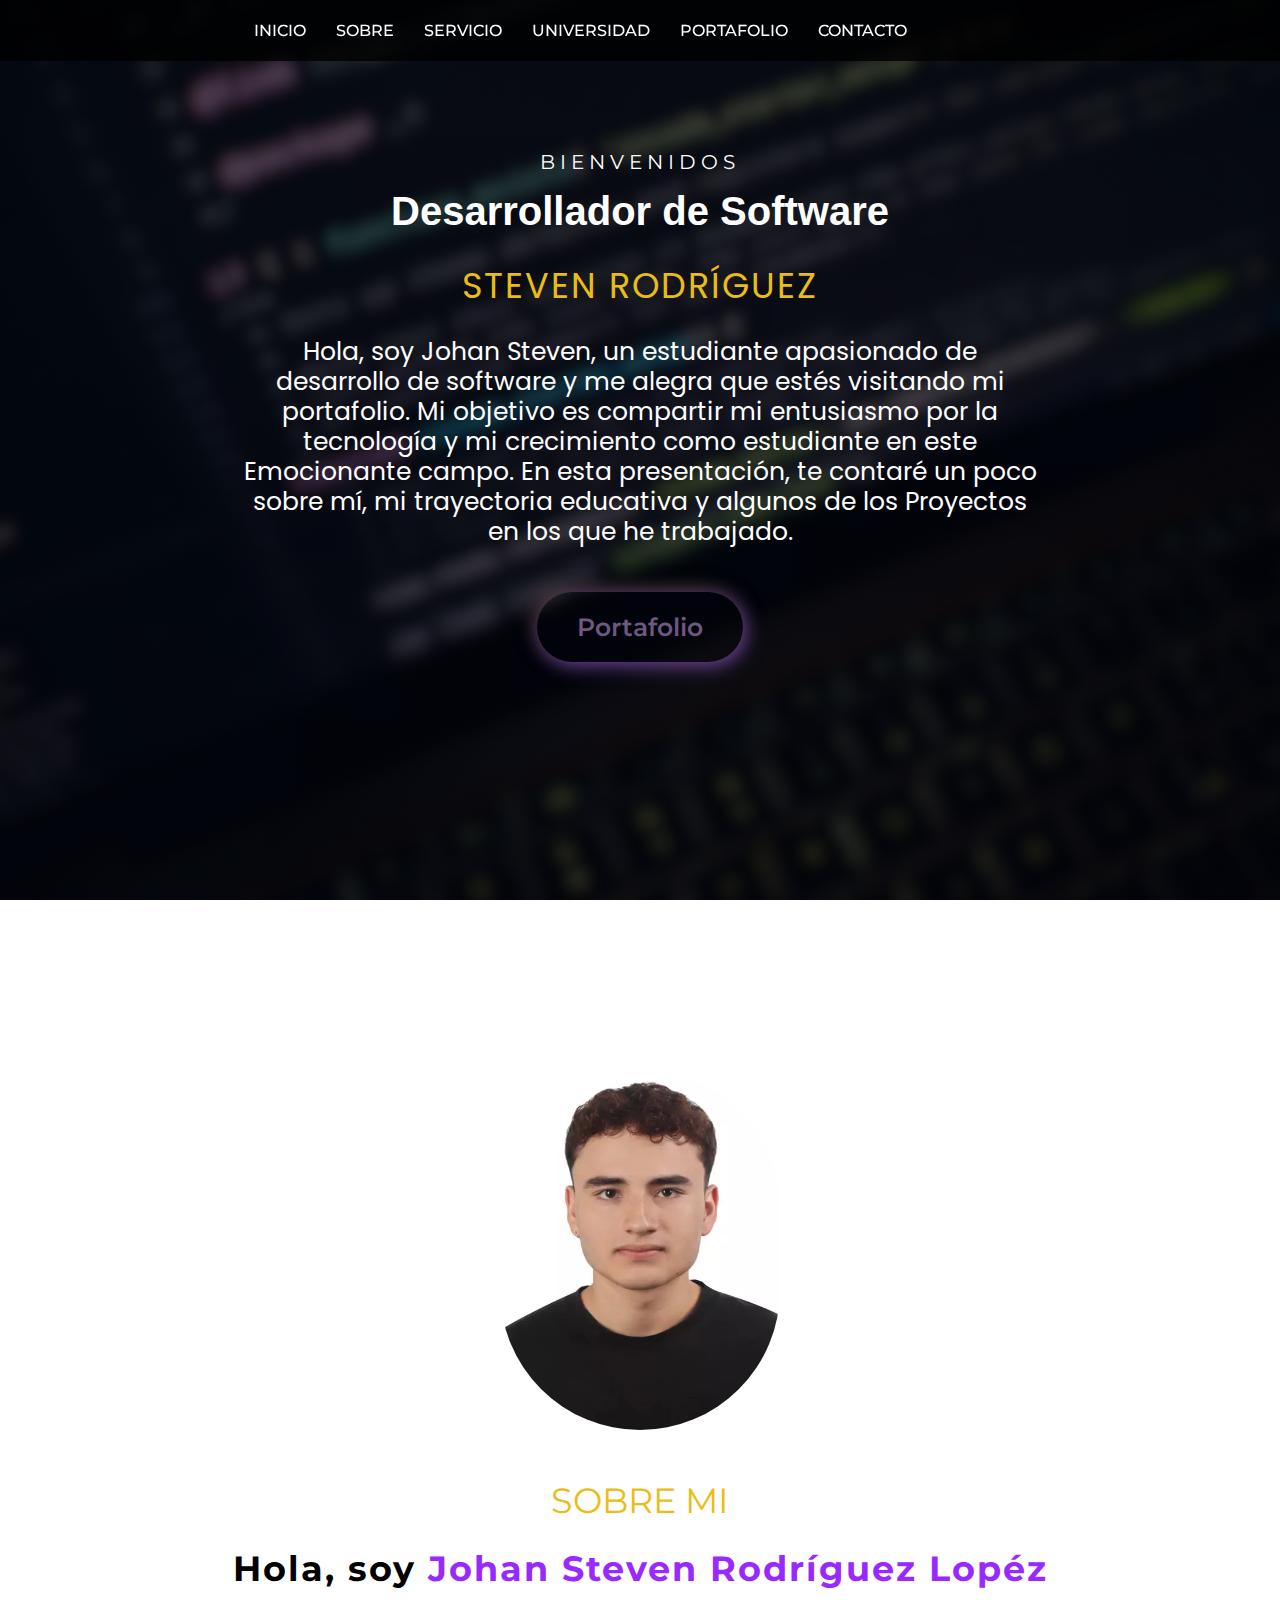
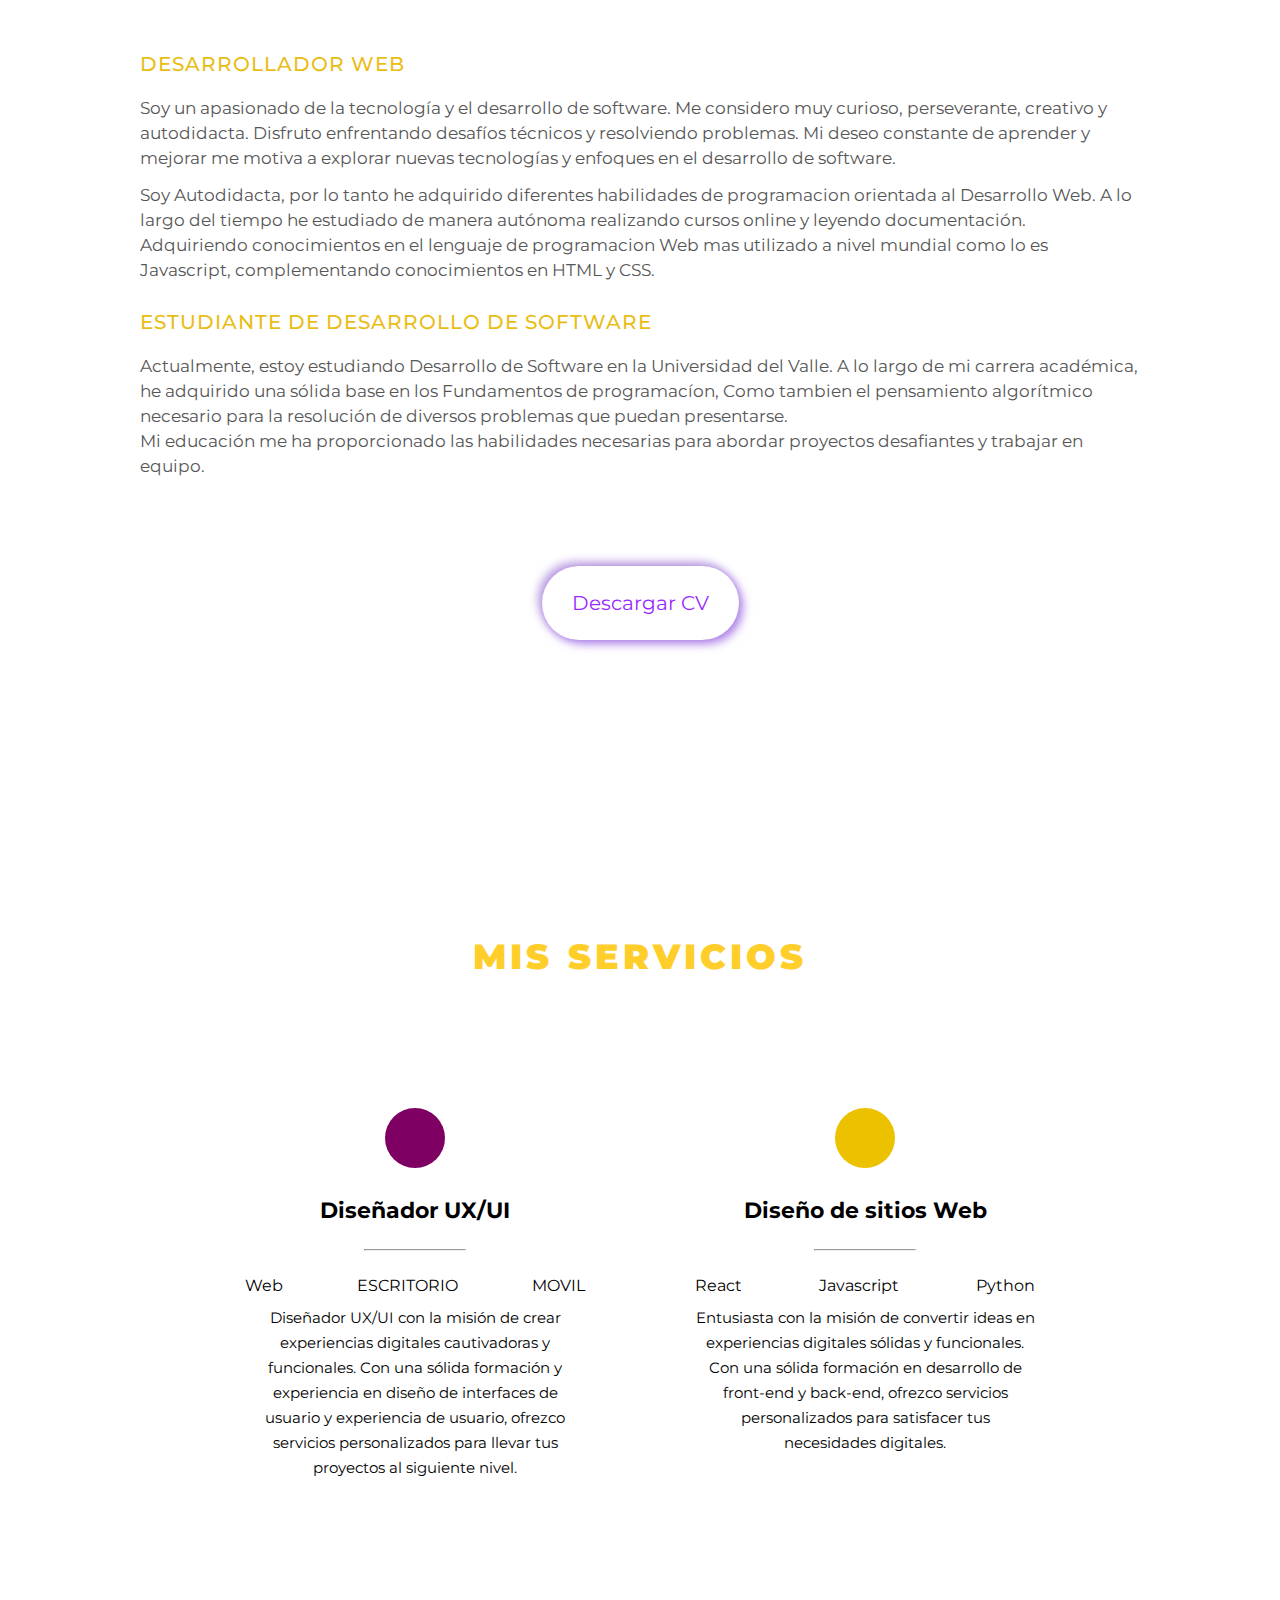
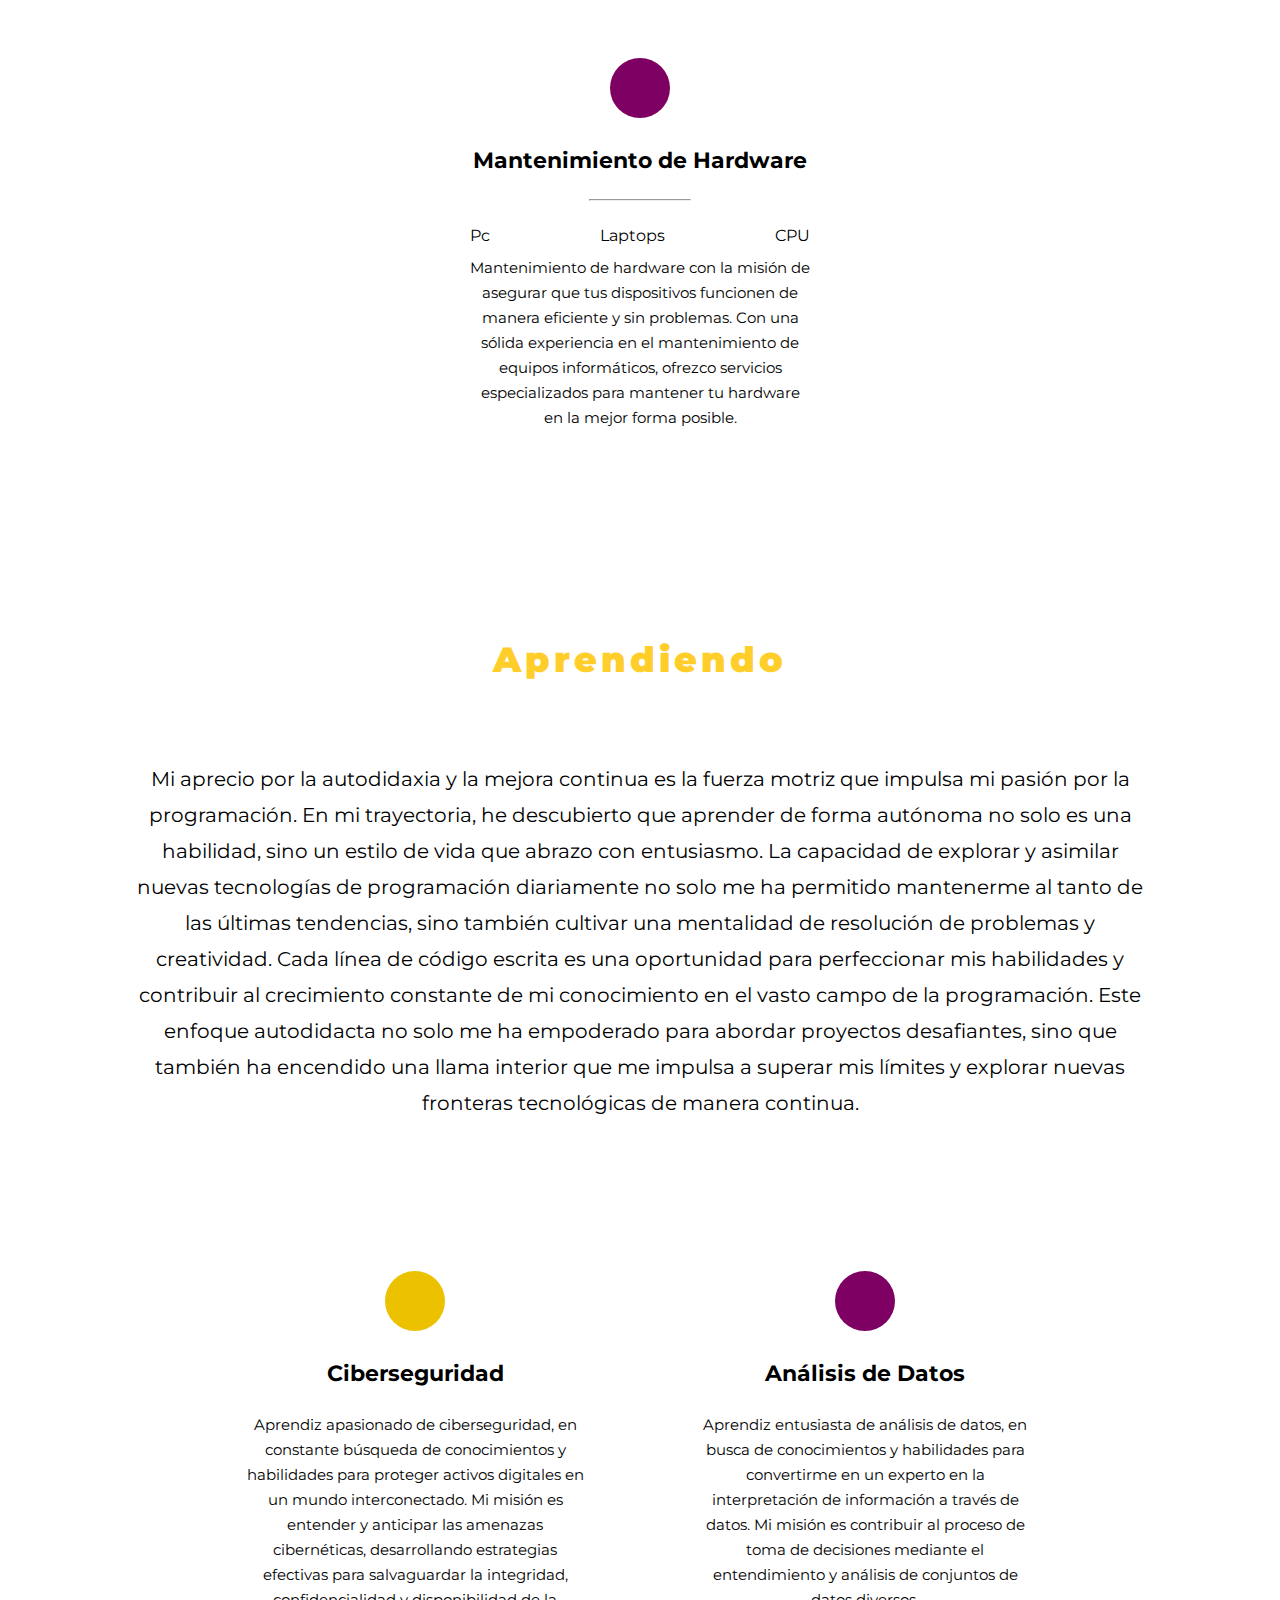
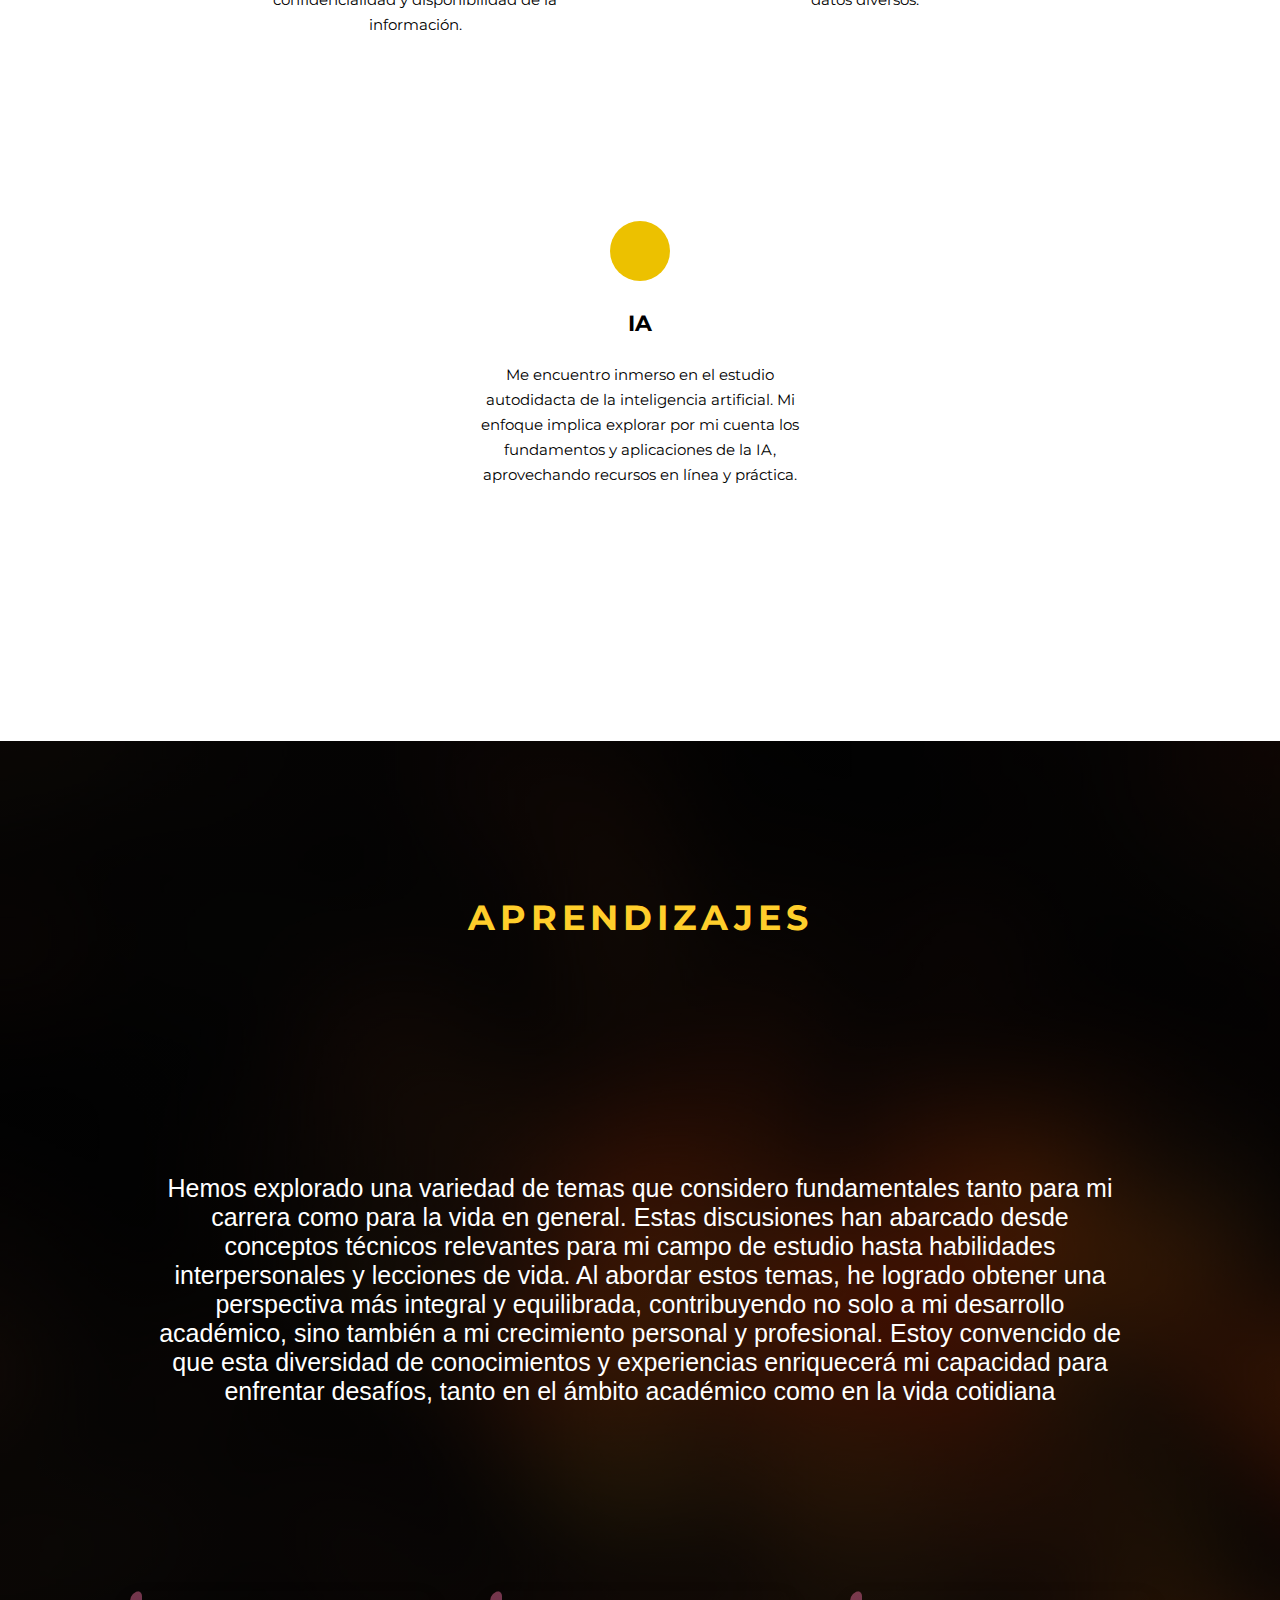
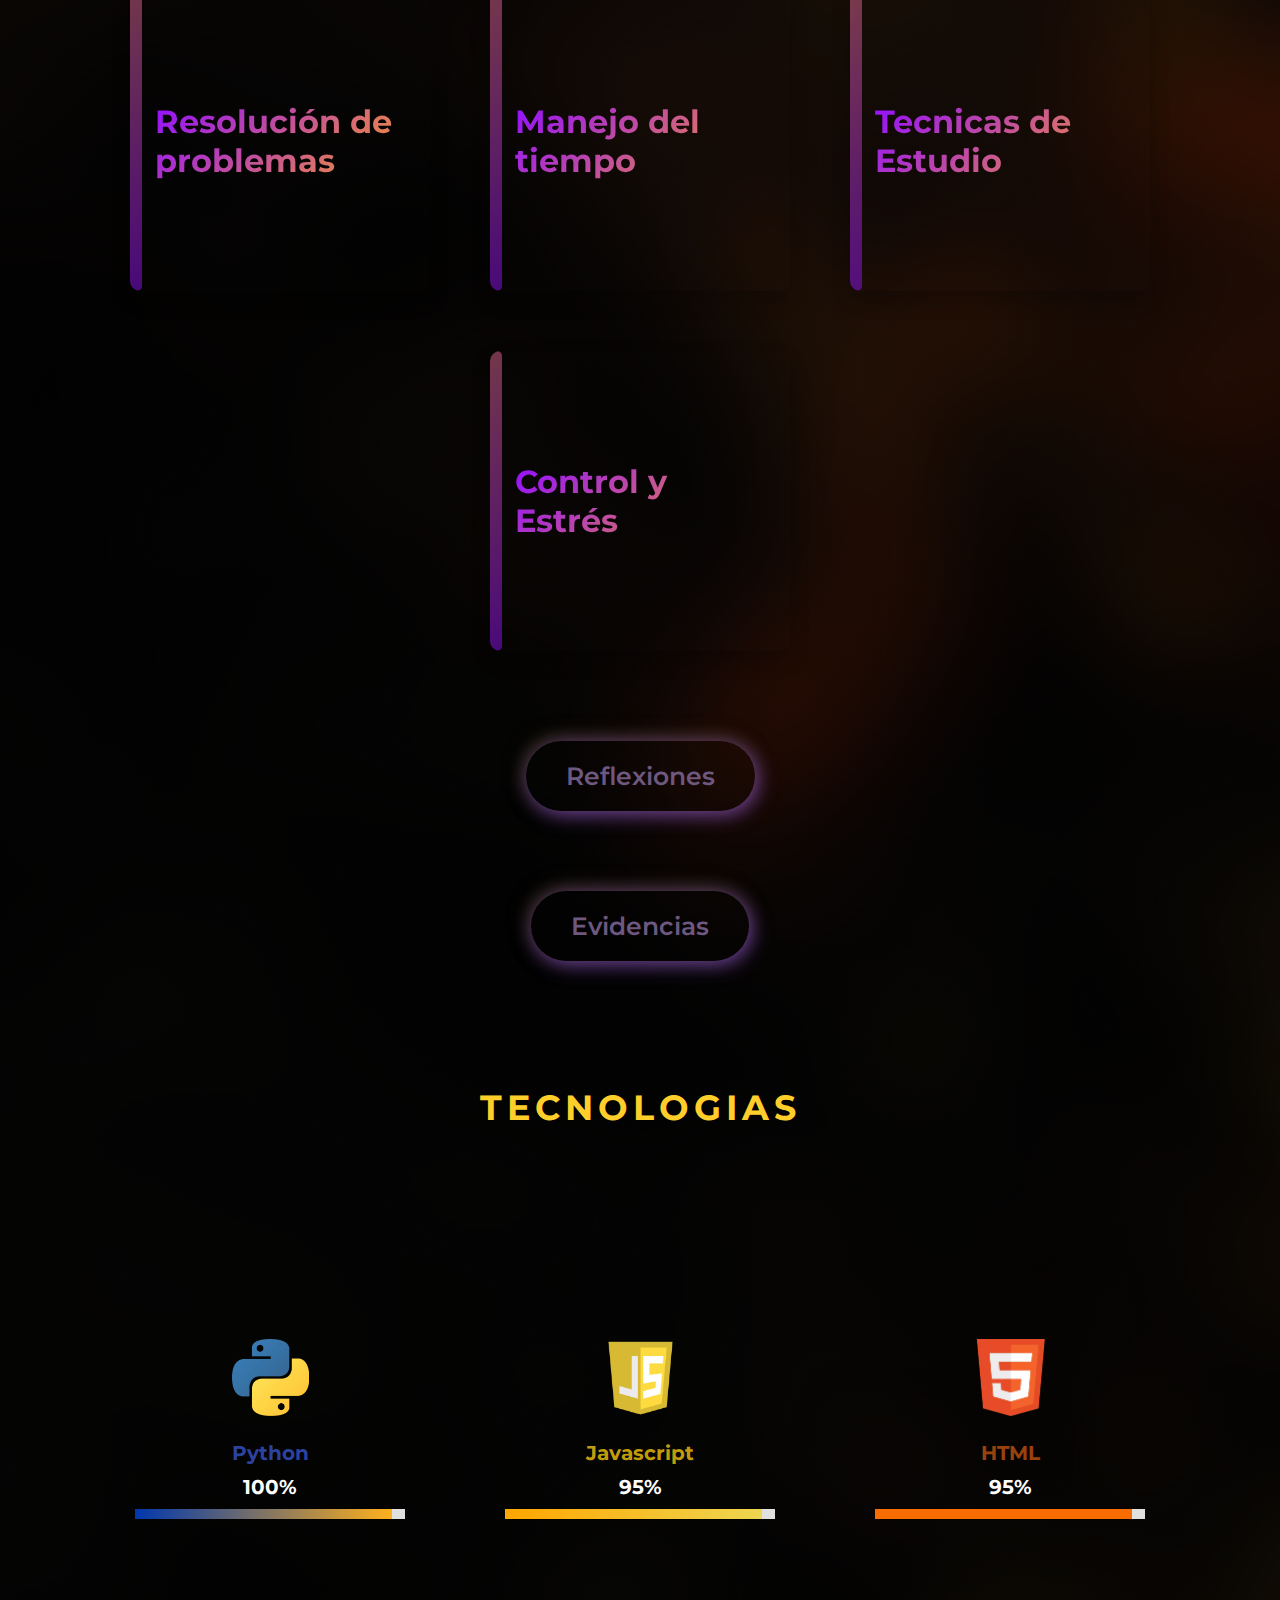
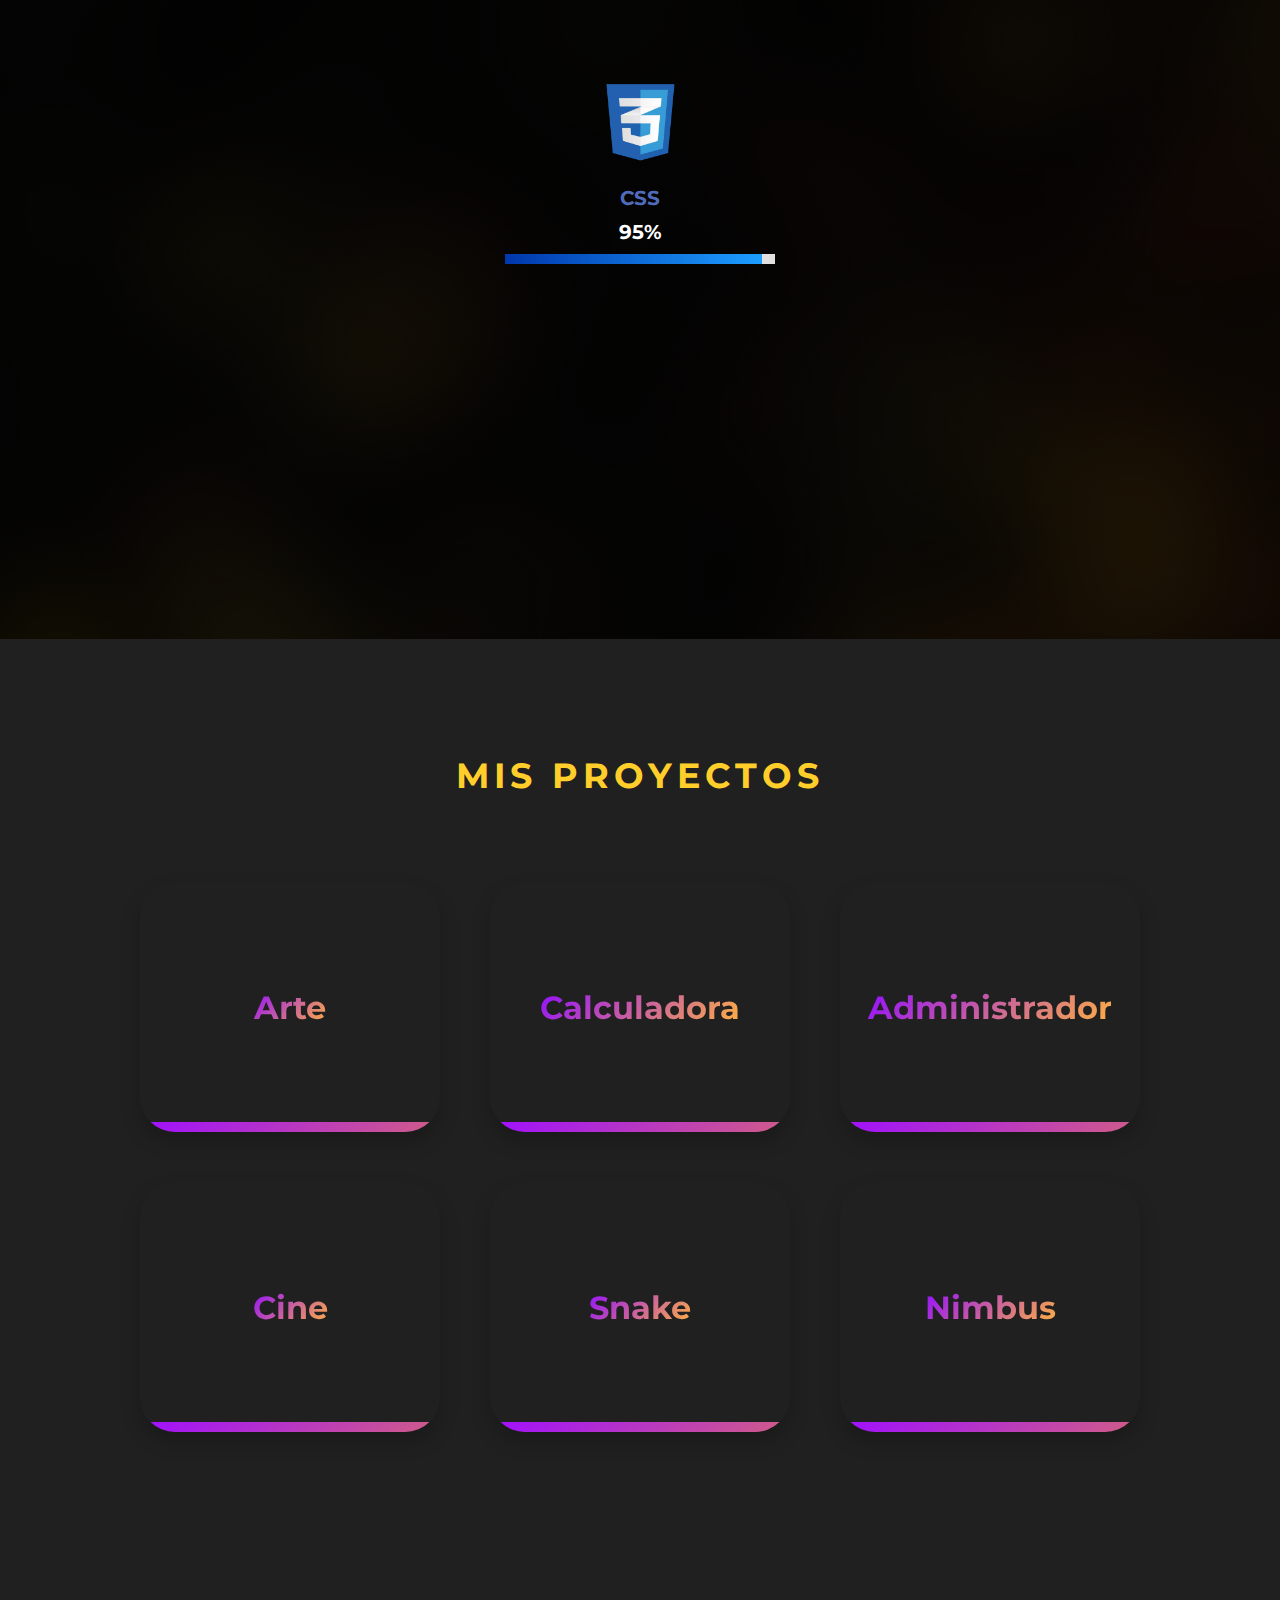
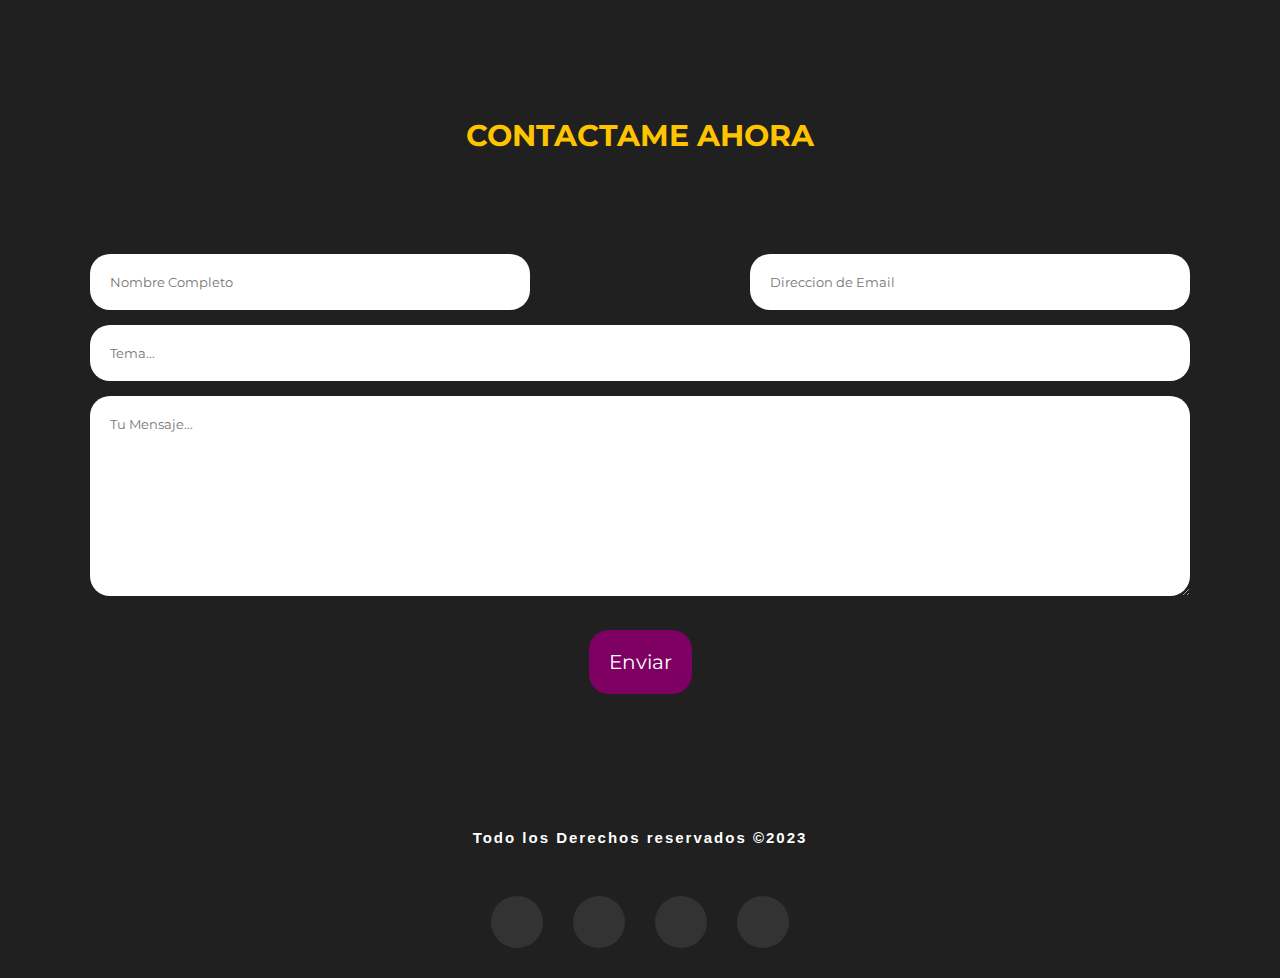
<file: index.html>
<!DOCTYPE html>
<html lang="es">

<head>
    <meta charset="UTF-8">
    <meta name="viewport" content="width=device-width, initial-scale=1.0">
    <link rel="stylesheet" href="https://cdnjs.cloudflare.com/ajax/libs/font-awesome/6.4.2/css/all.min.css"
        integrity="sha512-z3gLpd7yknf1YoNbCzqRKc4qyor8gaKU1qmn+CShxbuBusANI9QpRohGBreCFkKxLhei6S9CQXFEbbKuqLg0DA=="
        crossorigin="anonymous" referrerpolicy="no-referrer" />
    <link rel="stylesheet" href="style.css">
    <title>Desarrollador Web</title>
</head>

<body>
    <!-- Seccion de INICIO -->
    <section id="inicio">
        <div class="contenido">
            <header>
                <div class="contenido-header">
                    <nav id="nav">
                        <ul id="links">
                            <li><a href="#inicio" class="selecionado" onclick="seleccionar(this)">INICIO</a></li>
                            <li><a href="#sobremi" onclick="seleccionar(this)">SOBRE</a></li>
                            <li><a href="#servicios" onclick="seleccionar(this)">SERVICIO</a></li>
                            <li><a href="#universidad" onclick="seleccionar(this)">UNIVERSIDAD</a></li>
                            <li><a href="#portafolio" onclick="seleccionar(this)">PORTAFOLIO</a></li>
                            <li><a href="#contacto" onclick="seleccionar(this)">CONTACTO</a></li>
                        </ul>
                    </nav>
                    <!--Iconos del menu responsive-->
                    <div id="icono-nav" onclick="responsiveMenu()">
                        <i class="fa-solid fa-bars"></i>
                    </div>


                    <!--Iconos de redes sociales-->
                    <div class="redes">
                        <a href="https://www.linkedin.com/in/johan-steven-rodriguez-lopez-085867298/" target="_blank"
                            class="link">
                            <i class="fa-brands fa-linkedin"></i>
                        </a>
                        <a href="https://github.com/StiviMoon" target="_blank" class="git"><i
                                class="fa-brands fa-github"></i></a>
                        <a href="https://instagram.com/_.rodriguez.z?igshid=NzZlODBkYWE4Ng==" target="_blank"
                            class="ing"><i class="fa-brands fa-instagram"></i></a>
                    </div>
                </div>
            </header>
            <div class="presentacion">
                <p class="bienvenida">Bienvenidos</p>
                <h2>Desarrollador de Software</h2>
                <span>Steven Rodríguez</span>
                <p class="descripcion">
                    Hola, soy Johan Steven, un estudiante apasionado de desarrollo de software y me alegra que estés
                    visitando mi
                    portafolio.
                    Mi objetivo es compartir mi entusiasmo por la tecnología y mi crecimiento como estudiante en este
                    Emocionante campo.
                    En esta presentación, te contaré un poco sobre mí, mi trayectoria educativa y algunos de los
                    Proyectos en los que he
                    trabajado.
                </p>
                <a href="#portafolio">Portafolio</a>
            </div>
        </div>

    </section>
    <!-- Seccion Sobre Mi -->
    <section id="sobremi">
        <div class="contenedor-foto">
            <img src="img/web/yo.webp" alt="Foto" class="fotomia">
        </div>
        <div class="sobremi">
            <p class="titulo-seccion">Sobre Mi</p>
            <h2>Hola, soy <span>Johan Steven Rodríguez Lopéz</span></h2>
            <h3 class="estudio">Desarrollador Web</h3>
            <p>
                Soy un apasionado de la tecnología y el desarrollo de software. Me considero muy curioso, perseverante,
                creativo y autodidacta. Disfruto enfrentando desafíos técnicos y resolviendo problemas. Mi
                deseo constante de aprender y mejorar me motiva a explorar nuevas tecnologías y enfoques en el
                desarrollo de software.
            </p>

            <p>
                Soy Autodidacta, por lo tanto he adquirido diferentes habilidades de programacion orientada al
                Desarrollo Web.
                A lo largo del tiempo he estudiado de manera autónoma
                realizando cursos online y leyendo documentación.<br>
                Adquiriendo conocimientos en el lenguaje de programacion Web mas utilizado a nivel mundial como lo es
                Javascript, complementando conocimientos en HTML y CSS.
            </p>
            <h3 class="estudio">Estudiante de Desarrollo de Software</h3>
            <p>
                Actualmente, estoy estudiando Desarrollo de Software en la Universidad del Valle. A lo largo de
                mi carrera académica, he adquirido una sólida base en los Fundamentos de programacíon, Como tambien el
                pensamiento algorítmico necesario para la resolución de diversos problemas que puedan
                presentarse.<br>
                Mi educación me ha proporcionado las habilidades necesarias para abordar proyectos desafiantes y
                trabajar en equipo.
            </p>
            <div class="descarga"><a href="/Docs/Johan Steven.pdf" download="/Docs/Johan Steven.pdf">Descargar CV</a>
            </div>
        </div>
    </section>
    <!-- Seccion de SERVICIO-->
    <selection id="servicios">
        <div class="serviciosC">
            <h3 class="titulo-seccion">
                <b>MIS SERVICIOS</b>
            </h3>
            <div class="fila">
                <div class="servicio">
                    <span class="icono1"><i class="fa-solid fa-code" style="color: #ffffff;"></i></span>
                    <h4>Diseñador UX/UI</h4>
                    <hr>
                    <ul class="servicios-tag">
                        <li>Web</li>
                        <li>ESCRITORIO</li>
                        <li>MOVIL</li>
                    </ul>
                    <p>
                        Diseñador UX/UI con la misión de crear experiencias digitales cautivadoras y funcionales. Con
                        una sólida formación y
                        experiencia en diseño de interfaces de usuario y experiencia de usuario, ofrezco servicios
                        personalizados para llevar
                        tus proyectos al siguiente nivel.
                    </p>
                </div>
                <div class="servicio">
                    <span class="icono2"><i class="fa-solid fa-code"></i></span>
                    <h4>Diseño de sitios Web</h4>
                    <hr>
                    <ul class="servicios-tag">
                        <li>React</li>
                        <li>Javascript</li>
                        <li>Python</li>
                    </ul>
                    <p>
                        Entusiasta con la misión de convertir ideas en experiencias digitales sólidas y funcionales. Con
                        una sólida formación en
                        desarrollo de front-end y back-end, ofrezco servicios personalizados para satisfacer tus
                        necesidades digitales.
                    </p>
                </div>
                <div class="servicio">
                    <span class="icono3"><i class="fa-solid fa-code" style="color: #ffffff;"></i></span>
                    <h4>Mantenimiento de Hardware</h4>
                    <hr>
                    <ul class="servicios-tag">
                        <li>Pc</li>
                        <li>Laptops</li>
                        <li>CPU</li>
                    </ul>
                    <p>
                        Mantenimiento de hardware con la misión de asegurar que tus dispositivos funcionen de manera
                        eficiente y sin problemas.
                        Con una sólida experiencia en el mantenimiento de equipos informáticos, ofrezco servicios
                        especializados para mantener
                        tu hardware en la mejor forma posible.
                    </p>
                </div>
            </div>
            <h3 class="titulo-seccion2">
                <b>Aprendiendo</b>
            </h3>
            <div class="sobremi">
                <p>
                    Mi aprecio por la autodidaxia y la mejora continua es la fuerza motriz que impulsa mi pasión por la
                    programación. En mi
                    trayectoria, he descubierto que aprender de forma autónoma no solo es una habilidad, sino un estilo
                    de
                    vida que abrazo
                    con entusiasmo. La capacidad de explorar y asimilar nuevas tecnologías de programación diariamente
                    no
                    solo me ha
                    permitido mantenerme al tanto de las últimas tendencias, sino también cultivar una mentalidad de
                    resolución de problemas
                    y creatividad. Cada línea de código escrita es una oportunidad para perfeccionar mis habilidades y
                    contribuir al
                    crecimiento constante de mi conocimiento en el vasto campo de la programación. Este enfoque
                    autodidacta
                    no solo me ha
                    empoderado para abordar proyectos desafiantes, sino que también ha encendido una llama interior que
                    me
                    impulsa a superar
                    mis límites y explorar nuevas fronteras tecnológicas de manera continua.
                </p>

            </div>


            <div class="fila">
                <div class="servicio">
                    <span class="icono4"><i class="fa-solid fa-code"></i></span>
                    <h4>Ciberseguridad</h4>

                    <p>
                        Aprendiz apasionado de ciberseguridad, en constante búsqueda de conocimientos y habilidades para
                        proteger activos
                        digitales en un mundo interconectado. Mi misión es entender y anticipar las amenazas
                        cibernéticas, desarrollando
                        estrategias efectivas para salvaguardar la integridad, confidencialidad y disponibilidad de la
                        información.
                    </p>
                </div>
                <div class="servicio">
                    <span class="icono5"><i class="fa-solid fa-code" style="color: #ffffff;"></i></span>
                    <h4>Análisis de Datos</h4>


                    <p>
                        Aprendiz entusiasta de análisis de datos, en busca de conocimientos y habilidades para
                        convertirme en un experto en la
                        interpretación de información a través de datos. Mi misión es contribuir al proceso de toma de
                        decisiones mediante el
                        entendimiento y análisis de conjuntos de datos diversos.
                    </p>
                </div>
                <div class="servicio">
                    <span class="icono6"><i class="fa-solid fa-code"></i></span>
                    <h4>IA</h4>
                    <p>
                        Me encuentro inmerso en el estudio autodidacta de la inteligencia artificial. Mi enfoque implica
                        explorar por mi cuenta
                        los fundamentos y aplicaciones de la IA, aprovechando recursos en línea y práctica.

                    </p>
                </div>
            </div>
        </div>
    </selection>
    <!---Universidad-->
    <section id="universidad">
        <h1 class="titulo-seccion">Aprendizajes</h1>

        <div class="texto-aprendizaje">
            <p class="texto">
                Hemos explorado una variedad de temas que considero fundamentales tanto para mi carrera como para la vida en general. Estas discusiones han abarcado desde conceptos técnicos relevantes para mi campo de estudio hasta habilidades interpersonales y lecciones de vida. Al abordar estos temas, he logrado obtener una perspectiva más integral y equilibrada, contribuyendo no solo a mi desarrollo académico, sino también a mi crecimiento personal y profesional. Estoy convencido de que esta diversidad de conocimientos y experiencias enriquecerá mi capacidad para enfrentar desafíos, tanto en el ámbito académico como en la vida cotidiana
            </p>

        </div>
        <div class="filaU">
            <div class="card-container">
                <div class="card">
                    <div class="front-content">
                        <p>Resolución de problemas</p>
                    </div>
                    <div class="content">
                        <p class="heading">Resolución</p>
                        <p>
                            implica identificar, analizar y encontrar soluciones a situaciones desafiantes. Es un
                            proceso
                            que ayuda a tomar decisiones efectivas en diversas áreas de la vida. Incluye la
                            identificación del problema, la búsqueda
                            de soluciones y la toma de decisiones informadas.
                        </p>
                    </div>
                </div>
            </div>
            <div class="card-container">
                <div class="card">
                    <div class="front-content">
                        <p>Manejo del tiempo</p>
                    </div>
                    <div class="content">
                        <p class="heading">Gestión</p>
                        <p>
                            La gestión del tiempo implica utilizar tu tiempo de manera eficiente para hacer tareas
                            importantes y evitar
                            distracciones, lo que te ayuda a ser más productivo y reducir el estrés.
                        </p>
                    </div>
                </div>
            </div>
            <div class="card-container">
                <div class="card">
                    <div class="front-content">
                        <p>Tecnicas de Estudio</p>
                    </div>
                    <div class="content">
                        <p class="heading">Estudio</p>
                        <p>
                            Son métodos y estrategias que los estudiantes utilizan para aprender
                            de manera eficiente y
                            mejorar su rendimiento académico. Estas incluyen tomar apuntes, resumir información,
                            practicar activamente y organizar
                            el material.
                        </p>
                    </div>
                </div>
            </div>
            <div class="card-container">
                <div class="card">
                    <div class="front-content">
                        <p>Control y Estrés</p>
                    </div>
                    <div class="content">
                        <p class="heading">Control y Estrés</p>
                        <p>
                            El estrés es una parte inevitable de la vida, pero nuestra capacidad para controlarlo y
                            manejarlo puede marcar una gran
                            diferencia en nuestra calidad de vida.
                        </p>
                    </div>
                </div>
            </div>
        </div>


        <div class="contenedorBo">
            <button class="btn btn-1" onclick="location.href='/Pages/Aprendizaje.html'">Reflexiones</button>
          
        </div>
        <div class="contenedorBo">
         
            <button class="btn btn-1" onclick="location.href='/Pages/Evidencias.html'">Evidencias</button>
        </div>
        <div class="contenedor-skills" id="skills">
            <h3>TECNOLOGIAS</h3>
            <div class="contenedorH">
                <div class="habilidadesP">
                    <div class="skill">
                        <div class="info">


                            <div class="imagenC">
                                <img src="img/web/py.webp" alt="Foto" class="python-img">

                            </div>
                            <p class="py">Python</p>
                        </div>
                        <div class="porcentaje">
                            <span>100%</span>
                        </div>
                        <div class="barra">
                            <div id="bd" class="barra-progresoPython"></div>
                        </div>
                    </div>
                </div>

                <div class="habilidadesP">
                    <div class="skill">
                        <div class="info">

                            <div class="imagenC">
                                <img src="img/web/js.webp" alt="Foto" class="javascript-img">
                            </div>
                            <p class="js">Javascript</p>
                        </div>
                        <div class="porcentaje">
                            <span>95%</span>
                        </div>
                        <div class="barra">
                            <div id="bd" class="barra-progresoJavaScript"></div>
                        </div>
                    </div>
                </div>

                <div class="habilidadesP">
                    <div class="skill">
                        <div class="info">

                            <div class="imagenC">
                                <img src="img/web/html.webp" alt="Foto" class="html-img">
                            </div>
                            <p class="ht">HTML</p>
                        </div>
                        <div class="porcentaje">
                            <span>95%</span>
                        </div>
                        <div class="barra">
                            <div id="html" class="barra-progresoHTML"></div>
                        </div>
                    </div>
                </div>
                <div class="habilidadesP">
                    <div class="skill">
                        <div class="info">

                            <div class="imagenC">
                                <img src="img/web/css.webp" alt="Foto" class="css-img">
                            </div>
                            <p class="cs">CSS</p>
                        </div>
                        <div class="porcentaje">
                            <span>95%</span>
                        </div>
                        <div class="barra">
                            <div id="js" class="barra-progresoCSS"></div>
                        </div>
                    </div>
                </div>

            </div>
        </div>



    </section>
    <!-- Secion de PORTAFOLIO -->
    <section id="portafolio">
        <h3 class="titulo-seccion">MIS PROYECTOS</h3>
        <div class="fila">
            <div class="card-container">
                <div class="card">
                    <div class="front-content">
                        <p>Arte</p>
                    </div>
                    <div class="content">
                        <p class="heading">Pintores</p>
                        <p>
                            Cree un sitio web donde puedes visualizar la inforamcion de distintos artistas reconocidos
                            como lo son Vincent Van Gog, Claude Monet y Leonardo Da Vinci.
                        </p>
                    </div>
                </div>
            </div>
            <div class="card-container">
                <div class="card">
                    <div class="front-content">
                        <p>Calculadora </p>
                    </div>
                    <div class="content">
                        <p class="heading">Calculadora</p>
                        <p>
                            Cree una calculadora total mente funcional, con sus funcionalidades basicas, y un diseño
                            diferente a lo convencional.
                        </p>
                    </div>
                </div>
            </div>
            <div class="card-container">
                <div class="card">
                    <div class="front-content">
                        <p>Administrador</p>
                    </div>
                    <div class="content">
                        <p class="heading">Tareas</p>
                        <p>
                            Cree un administrador de tareas, donde puedes agregar eliminar y editar tus propias tareas.
                        </p>
                    </div>
                </div>
            </div>
            <div class="card-container">
                <div class="card">
                    <div class="front-content">
                        <p>Cine</p>
                    </div>
                    <div class="content">
                        <p class="heading">Peliculas</p>
                        <p>
                            Diseñe y programe un sitio web de peliculas de diferentes estudios reconocidos como los son
                            Pixar, Studio Ghibli, Laika y Dream Works Animation. Donde podemos ver y buscar peliculas.
                        </p>
                    </div>
                </div>
            </div>
            <div class="card-container">
                <div class="card">
                    <div class="front-content">
                        <p>Snake</p>
                    </div>
                    <div class="content">
                        <p class="heading">Snake</p>
                        <p>
                            Codifique el juego de Snake utilizando Python, haciendolo total mente funcional y con su
                            respectivo sistema de puntuacion y coliciones.
                        </p>
                    </div>
                </div>
            </div>
            <div class="card-container">
                <div class="card">
                    <div class="front-content">
                        <p>Nimbus</p>
                    </div>
                    <div class="content">
                        <p class="heading">Accesorios</p>
                        <p>
                            Cree y codifique un sitio web para una tienda de Accesorios elaborados a mano en Colombia,
                            donde ocupe mis conocimientos en el desarrollo web y solucionando las necesidades de mi
                            cliente.
                        </p>
                    </div>
                </div>
            </div>
        </div>

    </section>

    <!-- Secion de CONTACTO -->
    <section id="contacto">
        <h3 class="titulo-seccion">Contactame Ahora</h3>
        <div class="contenedor-form">
            <form action="https://formsubmit.co/johan.steven.rodriguez@correounivalle.edu.co" method="POST">
                <input type="hidden" name="_captcha" value="false">
                <div class=" fila mitad">
                    <input type="text" placeholder="Nombre Completo" class="input-mitad" name="Nombre">
                    <input type="email" placeholder="Direccion de Email" class="input-mitad" name="Email">
                </div>
                <div class="fila">
                    <input type="text" placeholder="Tema..." class="input-full" name="Tema">
                </div>
                <div class="fila">
                    <textarea name="Comentarios" id="" cols="30" rows="10" placeholder="Tu Mensaje..."
                        class="input-full"></textarea>
                    <input type="submit" value="Enviar" class="btn-enviar">
                </div>
                <input type="hidden" name="_autoresponse"
                    value="Correo recibido con exito! Pronto esta en contacto contigo!">
                <input type="hidden" name="_next" value="https://stivimoon.github.io/">

            </form>
        </div>

    </section>

    <!-- Secion FOOTER -->
    <footer>

        <h3>Todo los Derechos reservados ©2023</h3>

        <div class="redes">
            <div class="card">
                <a href="https://www.linkedin.com/in/johan-steven-rodriguez-lopez-085867298/" target="_blank"
                    class="socialContainer containerTwo">
                    <i class="fa-brands fa-linkedin"></i>
                </a>

                <a href="https://github.com/StiviMoon" target="_blank" class="socialContainer containerOne">
                    <i class="fa-brands fa-github"></i>
                </a>

                <a href="https://instagram.com/_.rodriguez.z?igshid=NzZlODBkYWE4Ng==" target="_blank"
                    class="socialContainer containerThree">
                    <i class="fa-brands fa-instagram"></i>
                </a>
                <a href="https://www.gmail.com" target="_blank" class="socialContainer containerFor">
                    <i class="fa-brands fa-google"></i>
                </a>
            </div>
        </div>


    </footer>

    <script src="scrips.js"></script>
</body>

</html>
</file>
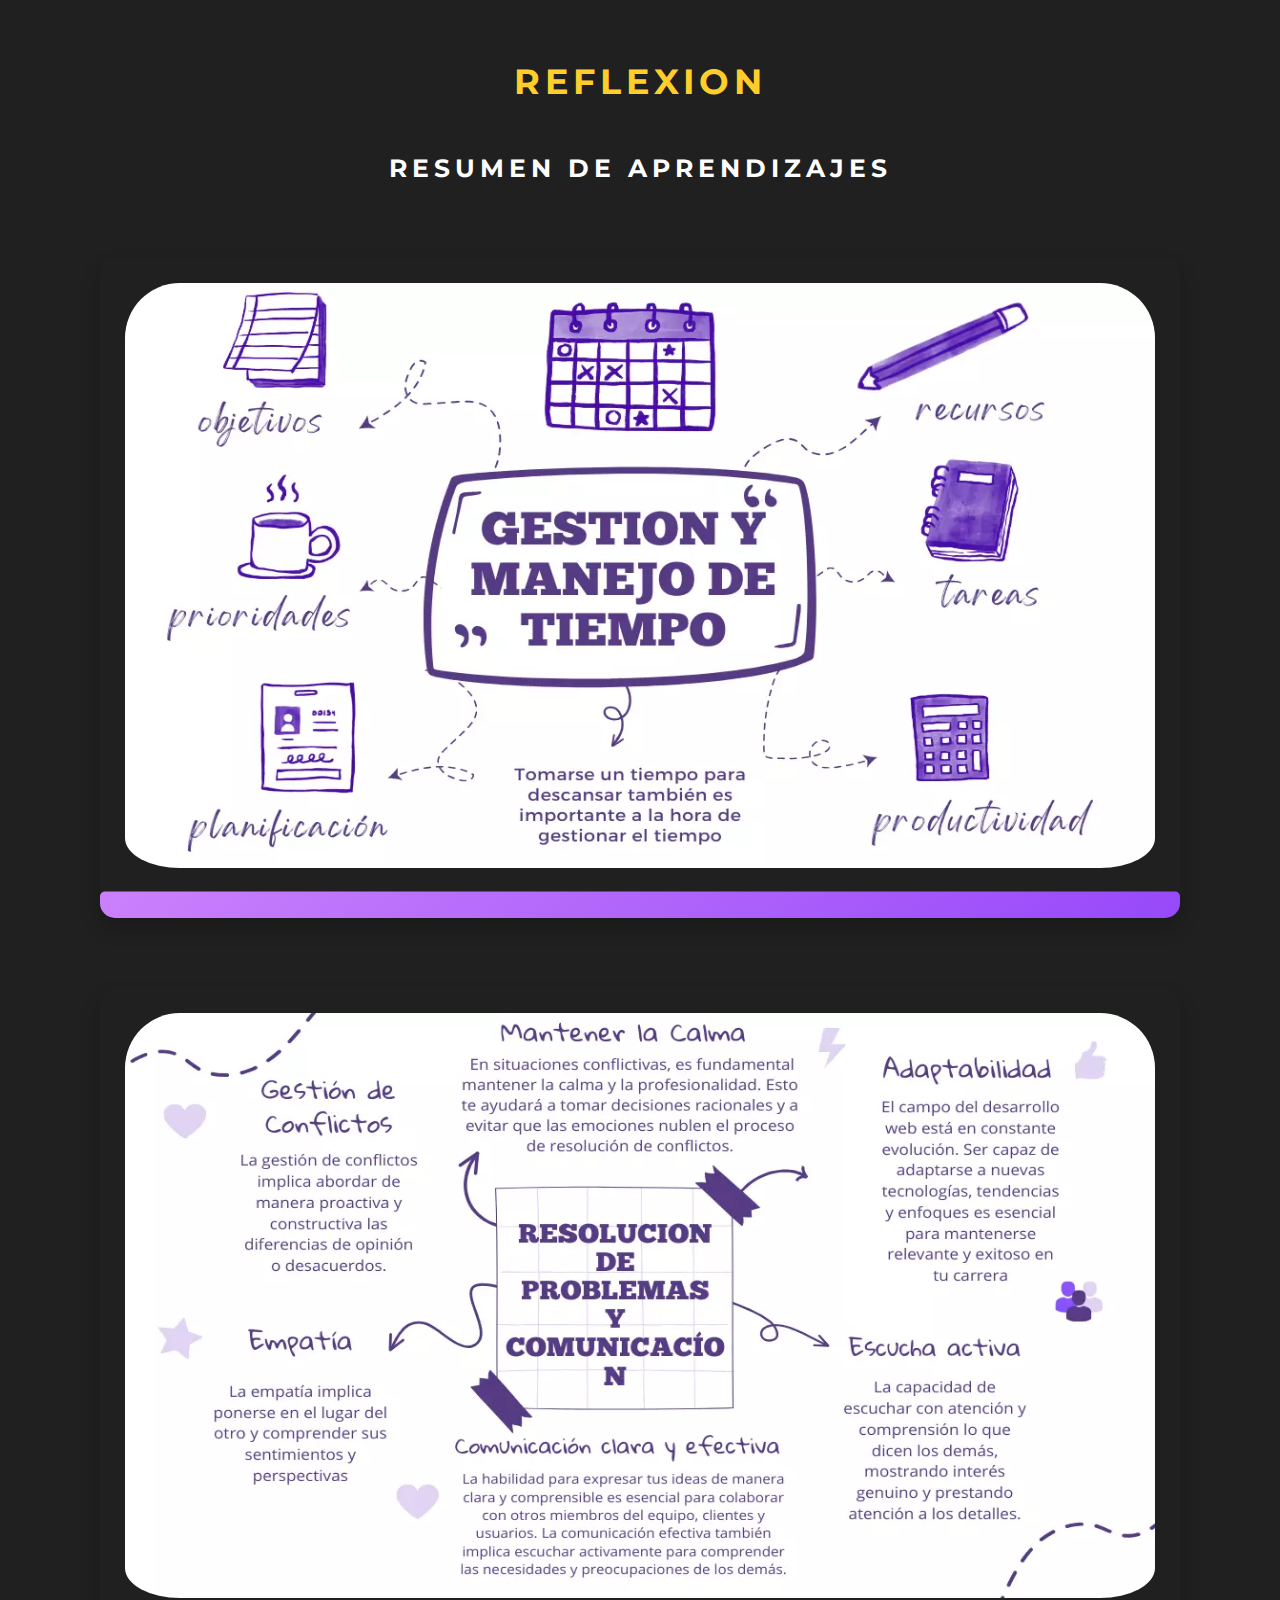
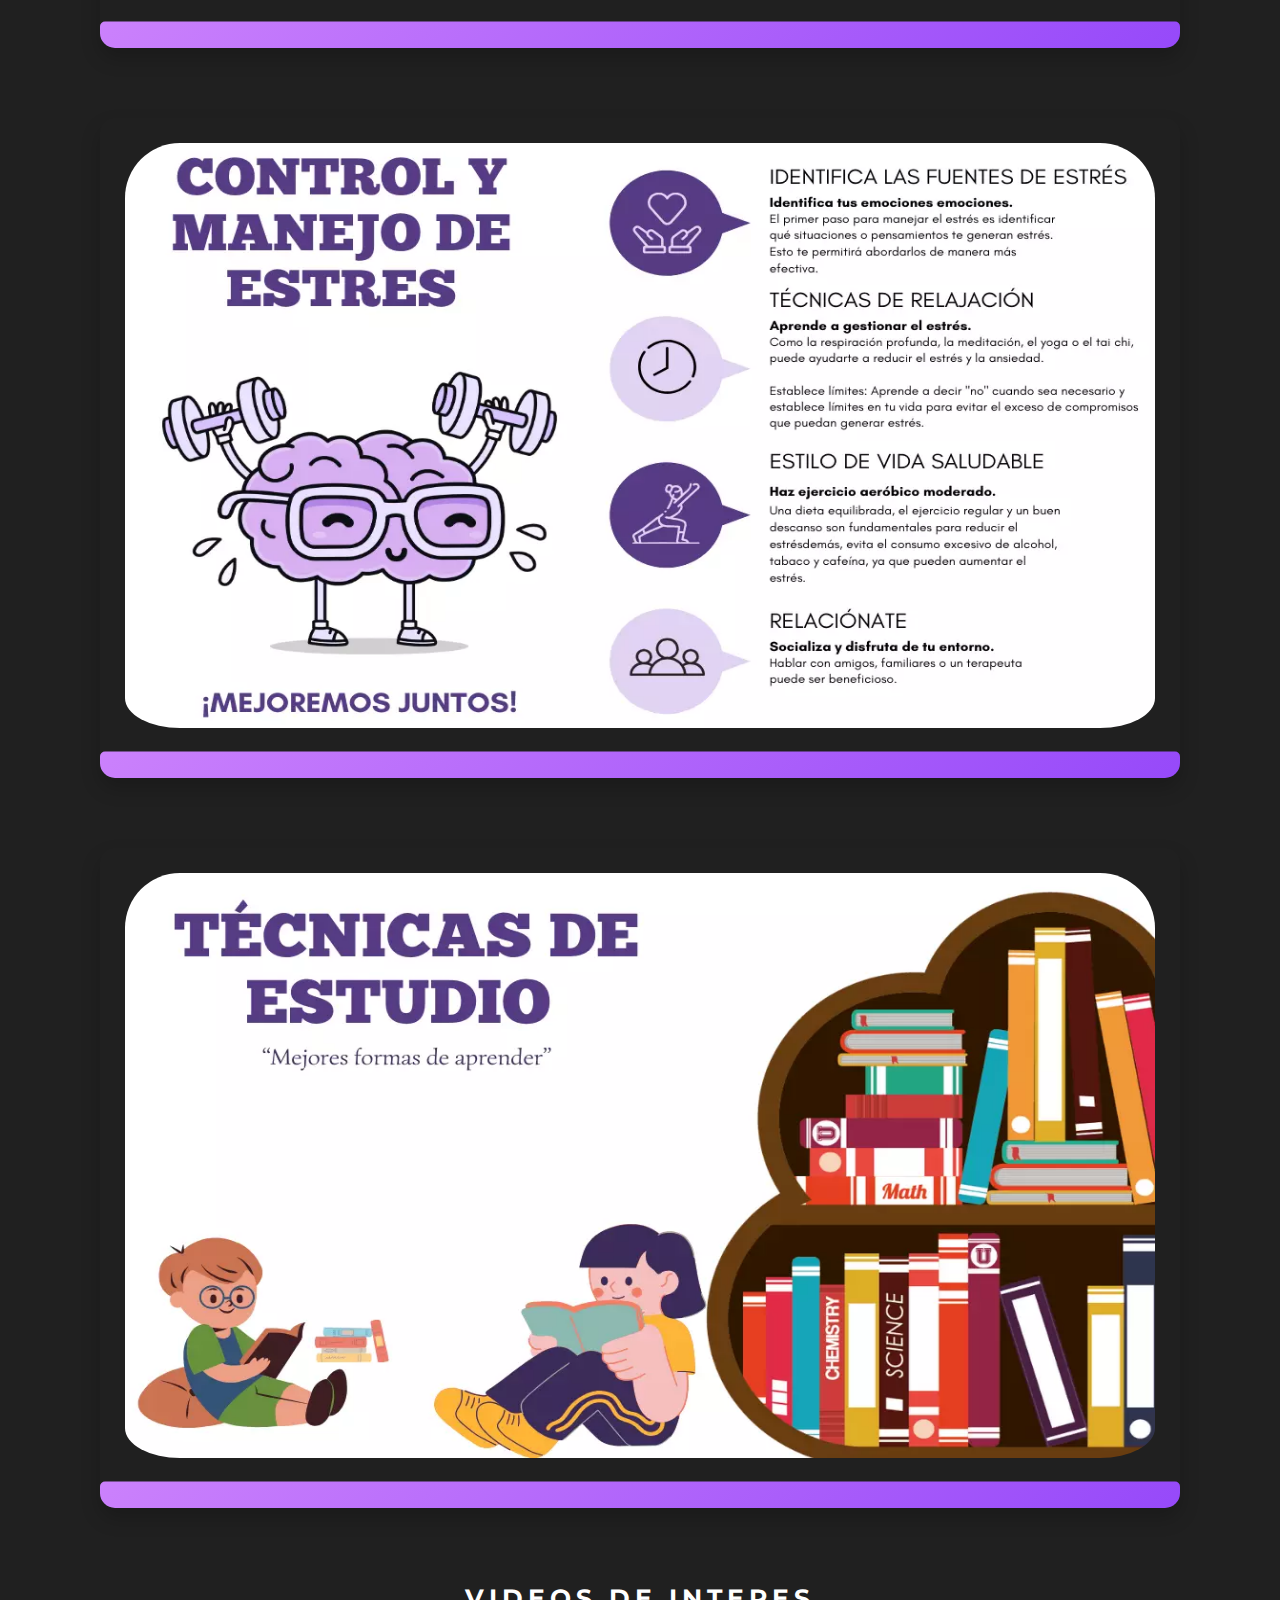
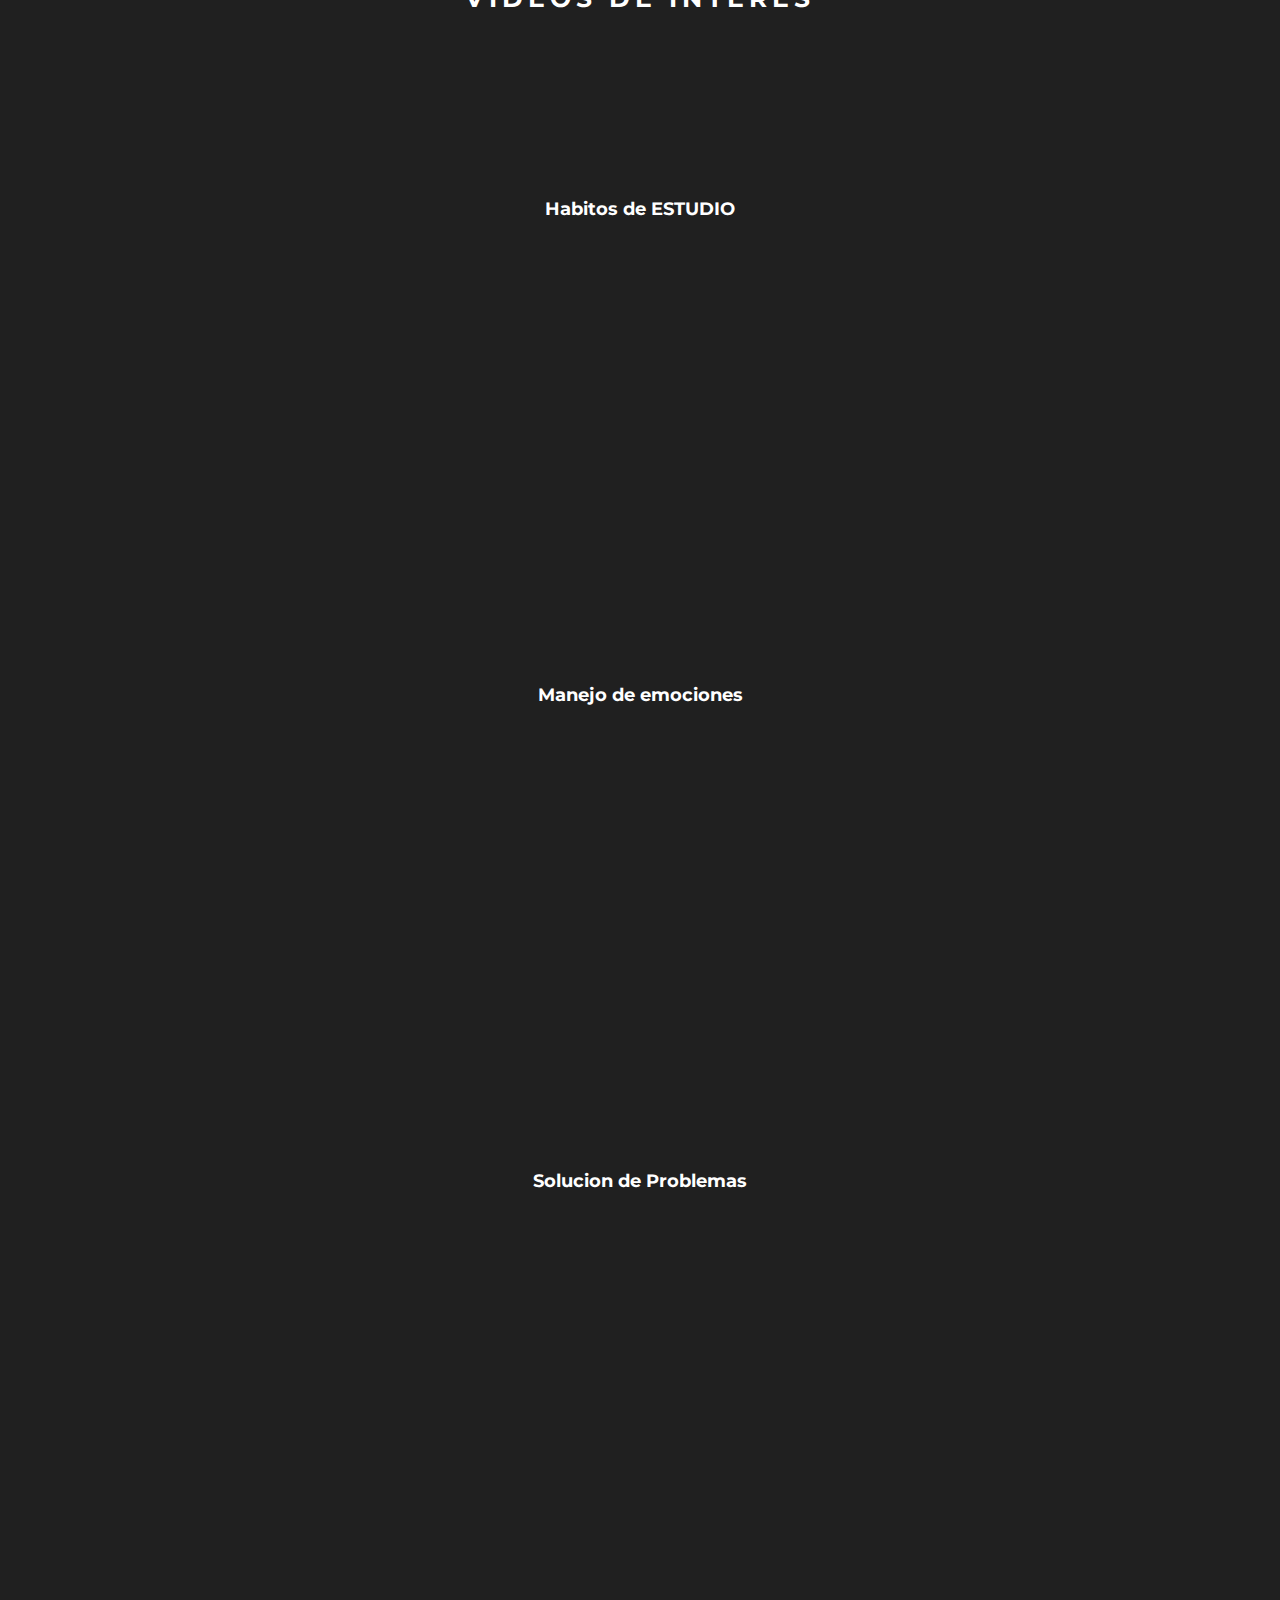
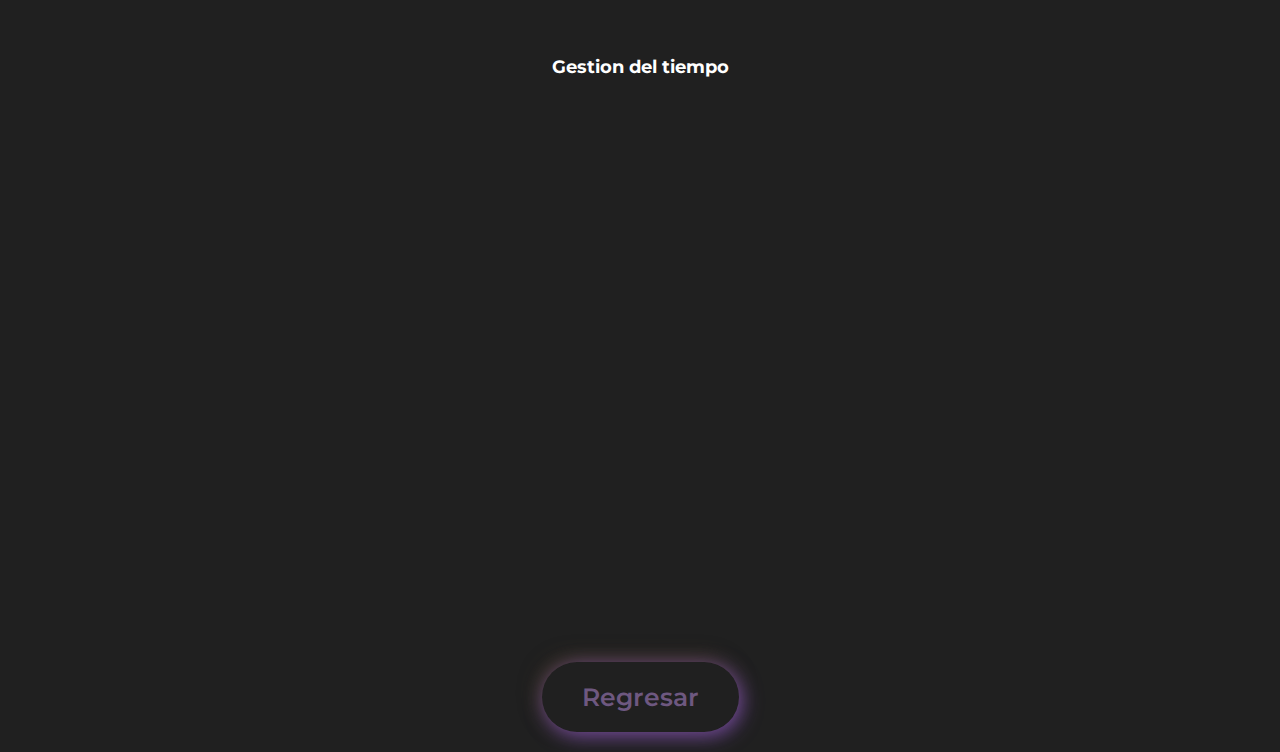
<file: Pages/Aprendizaje.html>
<!DOCTYPE html>
<html lang="en">

<head>
    <meta charset="UTF-8">
    <meta name="viewport" content="width=device-width, initial-scale=1.0">
    <link rel="stylesheet" href="/style.css">

    <title>Aprendizaje</title>
</head>

<body class="bodyA">


    <div class="contenedorApren">
        <h1>Reflexion</h1>
        <h2>Resumen de aprendizajes</h2>
        <div class="filaU">

            <div class="card-container">
                <div class="card">
                    <div class="front-content">
                        <img src="/img/web/1.webp" />
                    </div>
                    <div class="content">
                        <p class="heading">Gestion y Manejo del tiempo</p>
                        <p>
                            <span>
                                En la clase sobre gestión y manejo del tiempo, hemos explorado una serie de
                                estrategias y
                                técnicas que pueden ayudarnos
                                a ser más eficientes en la organización de nuestras tareas y en el aprovechamiento
                                de
                                nuestro tiempo.
                            </span>
                        </p>
                        <div class="lista">
                            <li>
                                Técnicas de relajación: Practicar técnicas de relajación, como la
                                respiración
                                profunda, la
                                meditación, el yoga o el tai
                                chi, puede ayudarte a reducir el estrés y la ansiedad.
                            </li>
                            <li>
                                Organiza tu tiempo: La gestión del tiempo eficaz puede ayudarte a evitar
                                situaciones de
                                estrés. Utiliza agendas o
                                aplicaciones de planificación para organizar tus tareas y prioridades.
                            </li>
                            <li>
                                La conciencia del tiempo: Uno de los aspectos más críticos de la gestión del
                                tiempo es
                                tomar
                                conciencia de cómo estamos
                                utilizando nuestro tiempo. Sin una comprensión clara de en qué gastamos
                                nuestro
                                tiempo,
                                es
                                difícil realizar mejoras
                                significativas. Debemos llevar un registro de nuestras actividades y hábitos
                                diarios
                                para
                                identificar áreas de mejora.

                            </li>
                        </div>
                    </div>
                </div>
            </div>
            <div class="card-container">
                <div class="card">
                    <div class="front-content">
                        <img src="/img/web/2.webp" />
                    </div>
                    <div class="content">
                        <p class="heading">Resolucíon de problemas y Comunicación</p>
                        <p>
                            <span>
                                La resolución de problemas implica identificar, analizar y encontrar soluciones para
                                situaciones complicadas o
                                conflictos.
                            </span>
                        </p>
                        <div class="lista">
                            <li>
                                Identificación del problema: Reconocer y definir claramente el problema que
                                se quiere
                                resolver.
                            </li>
                            <br>

                            <li>
                                Análisis: Examinar las causas y consecuencias del problema, así como las
                                posibles
                                soluciones.
                            </li>
                            <br>
                            <li>
                                Generación de opciones: Desarrollar múltiples alternativas o soluciones para
                                abordar el
                                problema.
                            </li>
                            <br>
                            <li>
                                Evaluación: Evaluar las opciones considerando sus pros y contras.

                            </li>
                            <br>
                            <li>
                                Toma de decisiones: Seleccionar la mejor opción basada en la evaluación.

                            </li>
                        </div>
                    </div>
                </div>
            </div>
            <div class="card-container">
                <div class="card">
                    <div class="front-content">
                        <img src="/img/web/3.webp" />
                    </div>
                    <div class="content">
                        <p class="heading">Control y manejo de Estres</p>
                        <p>
                            <span>
                                El estrés es una parte inevitable de la vida, pero nuestra capacidad para controlarlo y
                                manejarlo puede marcar una gran
                                diferencia en nuestra calidad de vida. Reflexionando sobre esto, es importante recordar
                                que
                                el estrés no se puede evitar
                                por completo, pero sí podemos aprender a enfrentarlo de manera más efectiva. En lugar de
                                verlo como un enemigo,
                                considerémoslo como un desafío que puede fortalecernos y enseñarnos valiosas lecciones
                                sobre
                                nosotros mismos.
                            </span>
                        </p>


                        <div class="lista">
                            <li>
                                Identificar las fuentes de estrés.
                            </li>
                            <br>

                            <li>
                                Practicar técnicas de relajación, como la meditación y la respiración profunda.
                            </li>
                            <br>
                            <li>
                                Establecer límites y aprender a decir "no".
                            </li>
                            <br>
                            <li>
                                Organizar el tiempo y las tareas de manera eficiente.

                            </li>
                            <br>
                            <li>
                                Practicar el autocuidado y dedicar tiempo a actividades que te relajen y te den
                                satisfacción.

                            </li>
                        </div>
                    </div>

                </div>
            </div>
            <div class="card-container">
                <div class="card">
                    <div class="front-content">
                        <img src="/img/web/4.webp" />
                    </div>
                    <div class="content">
                        <p class="heading">Tecnicas de Estudio</p>
                        <p>
                        <p>
                            <span>
                                Las técnicas de estudio son herramientas valiosas para mejorar el aprendizaje y la
                                adquisición de conocimientos, pero su
                                efectividad depende en gran medida de la consistencia y la práctica. Su
                                importancia, es crucial crucial para mi ya que
                                que el aprendizaje es un proceso continuo. Esto me ayudo encontrar la mejor manera
                                para poder estudiar y mejorar mi
                                estilo de aprendizaje.
                            </span>
                        </p>
                        <div class="lista">
                            <li>
                                Resúmenes y esquemas: Resumir un tema o crear un esquema visual ayuda a
                                organizar y
                                simplificar la información para una
                                mejor comprensión.
                            </li>
                            <br>

                            <li>
                                Subrayado y destacado: Resaltar partes clave del material de estudio ayuda a
                                identificar
                                la información más relevante.
                            </li>
                            <br>
                            <li>
                                Toma de apuntes: Tomar notas efectivas durante las clases o al leer un texto
                                ayuda a
                                condensar la información y facilita
                                la revisión posterior.
                            </li>
                            <br>
                            <li>
                                Flashcards o tarjetas de memoria: Utilizar tarjetas con preguntas y
                                respuestas para
                                repasar y memorizar conceptos clave.
                            </li>
                            <br>
                            <li>
                                Ejercicios de memorización: Utilizar técnicas de memorización como
                                acrónimos,
                                mnemotecnia o repeticiones espaciadas.

                            </li>
                        </div>
                    </div>
                </div>
            </div>
            
        </div>
        <h2>Videos de interes</h2>
        <div class="contenedorVideos">
            <div class="contenido">
                <h4>Habitos de ESTUDIO</h4>

                <iframe class="video" width="560" height="315" src="https://www.youtube.com/embed/ZGJizJsSF8A?si=H3KAa72cguMGQ1fy" title="YouTube video player"       
                frameborder="0" allow="accelerometer; autoplay; clipboard-write; encrypted-media; gyroscope; picture-in-picture; web-share" 
                allowfullscreen>
                </iframe>
            </div>
            <div class="contenido">
                <h4>Manejo de emociones</h4>

            <iframe class="video"  width="560" height="315" src="https://www.youtube.com/embed/MJP-SQgxekI?si=xoHZYpSM52dYbaEh" title="YouTube video player" frameborder="0" allow="accelerometer; autoplay; clipboard-write; encrypted-media; gyroscope; picture-in-picture; web-share" allowfullscreen></iframe>
            </div>
            <div class="contenido">
                <h4>Solucion de Problemas</h4>

                <iframe class="video"  width="560" height="315" src="https://www.youtube.com/embed/evsPVcH0Sn4?si=-SnOQaNH1DjZVQoZ" title="YouTube video player" frameborder="0" allow="accelerometer; autoplay; clipboard-write; encrypted-media; gyroscope; picture-in-picture; web-share" allowfullscreen></iframe>
            </div>
            <div class="contenido">
                <h4>Gestion del tiempo</h4>

                <iframe class="video"  width="560" height="315" src="https://www.youtube.com/embed/oFzXfi9IGWw?si=U-svnI5uHrhbRbg6" title="YouTube video player" frameborder="0" allow="accelerometer; autoplay; clipboard-write; encrypted-media; gyroscope; picture-in-picture; web-share" allowfullscreen></iframe>
            </div>
            
            
        </div>
        <div class="contenedorBo">
            <button class="btn" onclick="location.href='../index.html'">Regresar</button>
        </div>

    </div>
</body>

</html>
</file>
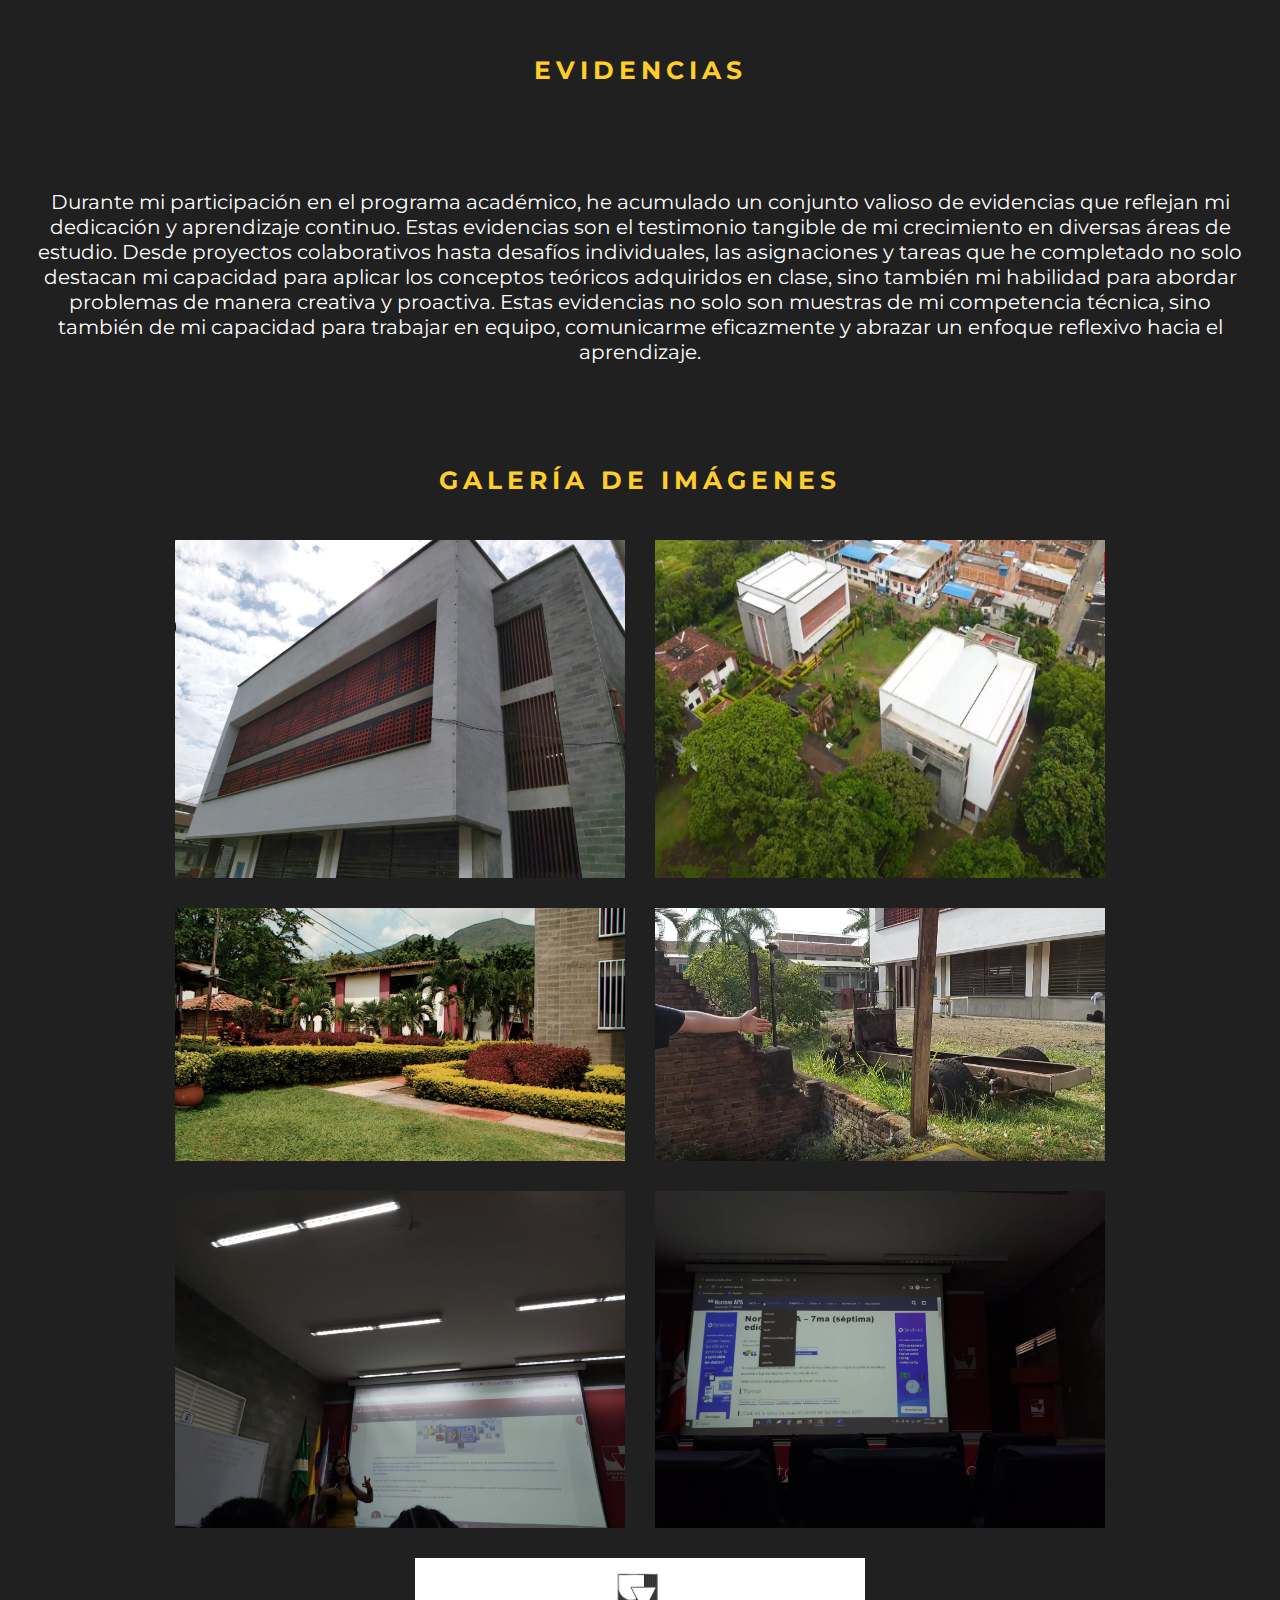
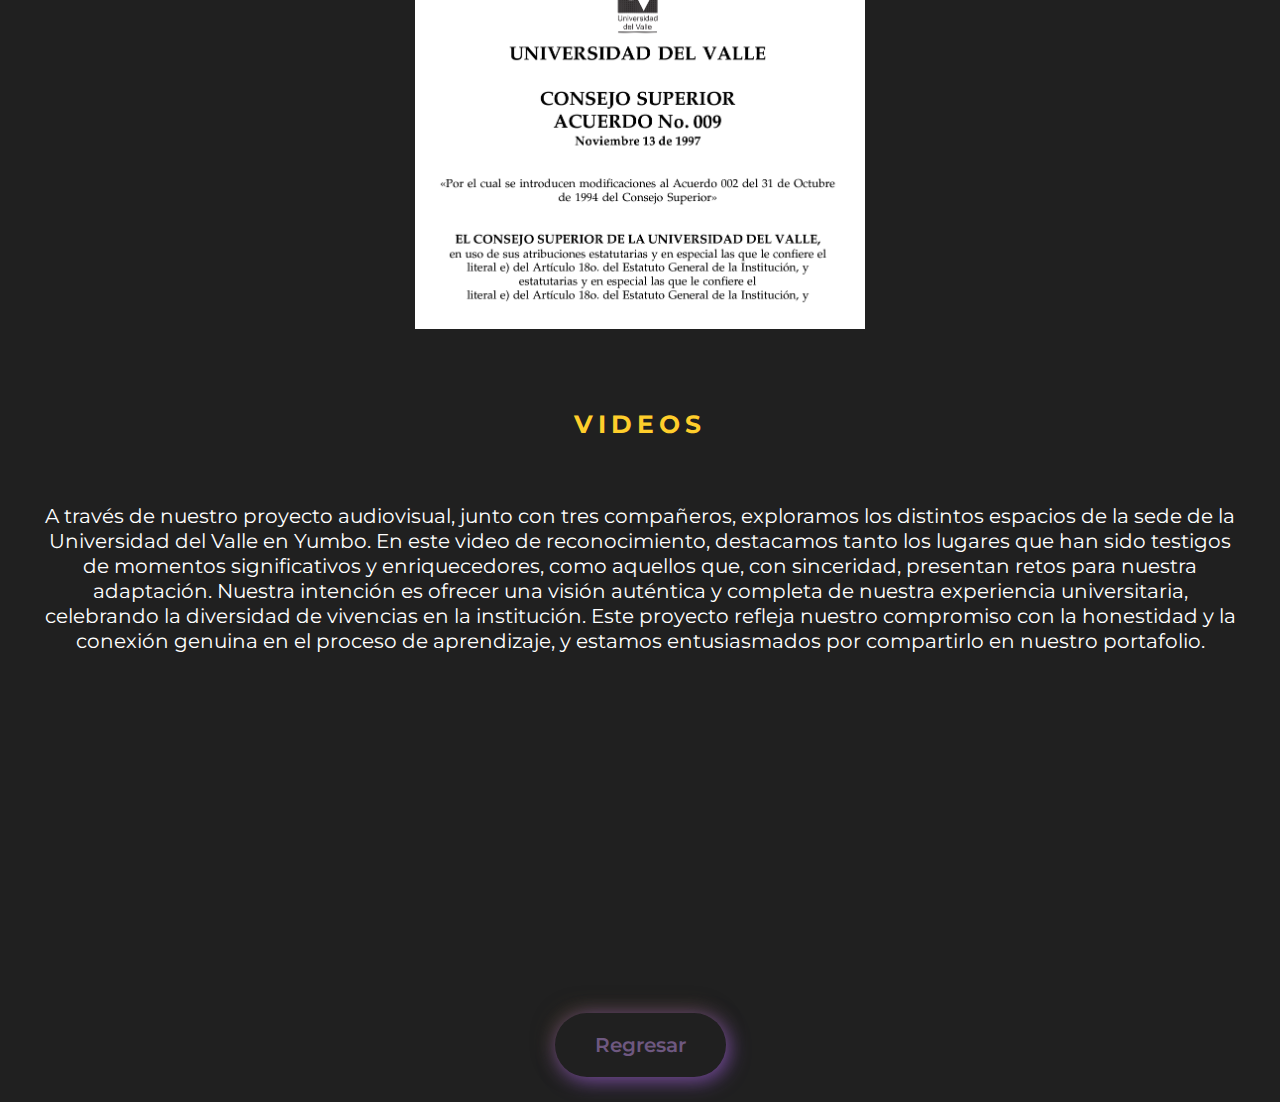
<file: Pages/Evidencias.html>
<!DOCTYPE html>
<html lang="en">

<head>
    <meta charset="UTF-8">
    <meta name="viewport" content="width=device-width, initial-scale=1.0">
    <link rel="stylesheet" href="/style.css">

    <title>Aprendizaje</title>
</head>

<body class="bodyE">


    <div class="contenedorEvi">

        <h1>Evidencias</h1>
        <p class="evidencias-texto">
            Durante mi participación en el programa académico, he acumulado un conjunto valioso de evidencias que
            reflejan mi
            dedicación y aprendizaje continuo. Estas evidencias son el testimonio tangible de mi crecimiento en diversas
            áreas de
            estudio. Desde proyectos colaborativos hasta desafíos individuales, las asignaciones y tareas que he
            completado no solo
            destacan mi capacidad para aplicar los conceptos teóricos adquiridos en clase, sino también mi habilidad
            para abordar
            problemas de manera creativa y proactiva. Estas evidencias no solo son muestras de mi competencia técnica,
            sino también
            de mi capacidad para trabajar en equipo, comunicarme eficazmente y abrazar un enfoque reflexivo hacia el
            aprendizaje.

        </p>

        <h2>Galería de Imágenes</h2>

        <div class="gallery">
            <img src="/img/Universidad/e6.jpeg" alt="Imagen 2">
            <img src="/img/Universidad/e2.JPG" alt="Imagen 2">
            <img src="/img/Universidad/e3.jpg" alt="Imagen 3">
            <img src="/img/Universidad/e1.png" alt="Imagen 1">
            <img src="/img/Universidad/e4.jpeg" alt="Imagen 3">
            <img src="/img/Universidad/e5.jpeg" alt="Imagen 1">
            <img src="/img/Universidad/acuerdo.png" alt="Imagen 3">
        </div>
        <div class="video-container">
            <h2>Videos</h2>
            <p class="evidencias-texto">
                A través de nuestro proyecto audiovisual, junto con tres compañeros, exploramos los distintos espacios
                de la sede de la
                Universidad del Valle en Yumbo. En este video de reconocimiento, destacamos tanto los lugares que han
                sido testigos de
                momentos significativos y enriquecedores, como aquellos que, con sinceridad, presentan retos para
                nuestra adaptación.
                Nuestra intención es ofrecer una visión auténtica y completa de nuestra experiencia universitaria,
                celebrando la
                diversidad de vivencias en la institución. Este proyecto refleja nuestro compromiso con la honestidad y
                la conexión
                genuina en el proceso de aprendizaje, y estamos entusiasmados por compartirlo en nuestro portafolio.
            </p>

            <iframe class="video" width="460" height="315" src="https://www.youtube.com/embed/-xcz13RvmXM?si=CnZuqCwpXgrCI7jf"
                title="YouTube video player" frameborder="0"
                allow="accelerometer; autoplay; clipboard-write; encrypted-media; gyroscope; picture-in-picture; web-share"
                allowfullscreen></iframe>

            
        </div>
        <div class=" contenedorBo">
            <button class="btn" onclick="location.href='../index.html'">Regresar</button>
        </div>



    </div>
</body>

</html>
</file>
<file: style.css>
/*Agregamos las fuentes*/

@import url("https://fonts.googleapis.com/css2?family=Montserrat:wght@600&display=swap");

@import url("https://fonts.googleapis.com/css2?family=Poppins:wght@300;400&display=swap");

* {
  margin: 0;
  padding: 0;
  box-sizing: border-box;
  font-family: "Montserrat", sans-serif;
}
.bodyA {
  background-color: #202020;
}
html {
  scroll-behavior: smooth;
}

/* Nueva Pagina*/
.contenedorApren {
  width: 100%;
  height: 100%;
  color: white;
}

.contenedorApren h1 {
  text-align: center;
  font-size: 35px;
  text-transform: uppercase;
  font-weight: bold;
  letter-spacing: 1px;
  color: rgb(255, 206, 43);
  font-weight: bold;
  letter-spacing: 5px;
  padding-bottom: 10px;
  margin-top: 60px;
}

.contenedorApren h2 {
  text-align: center;
  font-size: 25px;
  text-transform: uppercase;
  font-weight: bold;
  letter-spacing: 1px;
  color: rgb(255, 255, 255);
  font-weight: bold;
  letter-spacing: 5px;
  padding-bottom: 40px;
  margin-top: 40px;
}

.contenedorApren .filaU {
  display: flex;
  flex-wrap: wrap;
  justify-content: center;
  align-items: center;
}

.contenedorApren .filaU .card-container {
  width: 1080px;
  height: 660px;
  margin: 35px;
  position: relative;
  border-radius: 15px;
  overflow: hidden;
  transition: 0.2s;
  background-size: cover;
}
.contenedorApren .filaU .card-container:hover {
  transition: 0.3s;
  box-shadow: 3px 5px 40px #f3c58127, -3px -5px 40px #a271cc80;
}

.contenedorApren .filaU .card-container .card {
  width: 100%;
  height: 100%;
  border-radius: inherit;
  cursor: pointer;
}

.contenedorApren .filaU .card-container .card .front-content {
  width: 100%;
  display: flex;
  align-items: center;
  justify-content: center;
  transition: all 0.6s cubic-bezier(0.23, 1, 0.32, 1);
}

.contenedorApren .filaU .card-container .card .front-content img {
  width: 100%;
  height: 100%;
  border-radius: 55px;
  padding-bottom: 25px;
  transition: all 0.6s cubic-bezier(0.23, 1, 0.32, 1);
}
.contenedorApren .filaU .card-container .card .front-content img:hover {
  width: 1080px;
  height: 100%;
  border-radius: 55px;
  padding-bottom: 25px;
  transition: all 0.6s cubic-bezier(0.23, 1, 0.32, 1);
}

.contenedorApren .filaU .card-container .card .front-content p {
  font-size: 32px;
  font-weight: 700;
  opacity: 1;
  background: linear-gradient(-45deg, rgb(137, 63, 255) 0%, #c481fc 100%);
  background-clip: text;
  -webkit-background-clip: text;
  -webkit-text-fill-color: transparent;
  transition: all 0.6s cubic-bezier(0.23, 1, 0.32, 1);
}

.contenedorApren .filaU .card-container .card .content {
  position: absolute;
  top: 0;
  left: 0;
  width: 100%;
  height: 100%;
  display: flex;
  flex-direction: column;
  align-items: center;
  justify-content: center;
  text-align: start;
  gap: 10px;
  background: linear-gradient(-45deg, #7829f8 0%, #cb81fc 100%);
  color: #e8e8e8;
  padding: 200px;
  line-height: 1.6;
  border-radius: 5px;
  pointer-events: none;
  transform: translateY(96%);
  transition: all 0.6s cubic-bezier(0.23, 1, 0.32, 1);
}

.contenedorApren .filaU .card-container .card .content li {
  align-items: center;
  justify-content: center;
  text-align: start;
}

.contenedorApren .filaU .card-container .card .content .heading {
  font-size: 32px;
  font-weight: 700;
  align-items: center;
  justify-content: center;
  text-align: center;
}

.contenedorApren .filaU .card-container .card:hover .content {
  transform: translateY(0);
}

.contenedorApren .filaU .card-container .card:hover .front-content {
  transform: translateY(-30%);
}

.contenedorApren .filaU .card-container .card:hover .front-content p {
  opacity: 0;
}

.contenedorApren .contenedorBo {
  height: 100%;
  width: 100%;
  display: flex;
  flex-wrap: wrap;
  justify-content: center;
  padding-top: 15px;
}

.contenedorApren .contenedorBo .btn {
  text-decoration: none;
  padding: 20px 40px;
  font-size: 25px;
  position: relative;
  margin: 60px;
  margin-bottom: 20px;
  border: none;
  background-color: transparent;
  box-shadow: 3px 4px 20px #ad65ff91, -3px -4px 20px #52441f93;
  font-weight: 600;
  transition: transform 0.5s ease;
  border-radius: 50px;
  color: rgb(110, 88, 128);
  transition: 0.5s;
}

.contenedorApren .contenedorVideos {
  width: 100%;
  height: 100%;
  padding: 95px;
  display: flex;
  flex-wrap: wrap;
  align-items: center;
  justify-content: center;
}
.contenedorApren .contenedorVideos .contenido h4{
  text-align: center;
  padding: 35px;
  font-size: large;
}

.contenedorApren .contenedorVideos .contenido{
  text-align: center;
  padding: 15px;
}

.contenedorApren .contenedorVideos .contenido .video{
  width: 660px;
  height: 360px;
}


.contenedorApren .contenedorBo .btn:hover {
  font-size: 23px;
  cursor: pointer;
  box-shadow: 3px 5px 30px #f3c58148, -3px -5px 30px #a171ccbd;
  transition: 0.5s;
}

#inicio {
  background: linear-gradient(rgba(0, 0, 0, 0.7), rgba(0, 0, 0, 0.7)),
    url("img/web/fondo1.webp");
  background-size: cover;
  background-position: center center;
  height: 100vh;
}

#inicio .contenido header {
  background-color: rgba(0, 0, 0, 0.8);
  position: fixed;
  width: 100%;
  padding: 5px;
  z-index: 100;
  top: 0;
}

#inicio .contenido header .contenido-header {
  max-width: 100%;
  margin: auto;
  display: flex;
  justify-content: center;
  align-items: center;
}

#inicio .contenido header .contenido-header .links {
  width: 100%;
  display: flex;
  flex-direction: row;
  justify-content: center;
  align-items: center;
}

nav {
  max-width: 100%;
  margin: 0 auto;
  padding: 1rem 0;
}

nav ul {
  display: flex;
  justify-content: center;
  list-style: none;
}

#inicio .contenido header .contenido-header nav ul li a {
  font-family: Montserrat;
  text-decoration: none;
  color: #ffff;
  margin: 0px 15px;
  font-weight: 500;
  transition: 0.5s;
}

#inicio .contenido header .contenido-header nav ul a:hover {
  color: #8315e9;
}

#inicio .contenido header .contenido-header .redes {
  width: auto;
  display: flex;
  flex-direction: row;
  justify-content: end;
}

#inicio .contenido header .contenido-header .redes a {
  text-decoration: none;
  color: #ffff;
  display: inline-block;
  padding: 5px;
  transition: 0.5s;
  width: 40px;
  font-size: 25px;
}

#inicio .contenido header .contenido-header .redes .link:hover {
  color: rgba(42, 92, 255, 0.801);
}
#inicio .contenido header .contenido-header .redes .git:hover {
  color: rgba(255, 0, 0, 0.925);
}
#inicio .contenido header .contenido-header .redes .ing:hover {
  color: rgb(255, 48, 108);
}

#inicio .contenido header .contenido-header .seleccionado {
  color: rgb(153, 0, 255);
}

#inicio .contenido .presentacion {
  max-width: 100%;
  height: 100%;
  margin: auto;
  color: #ffffff;
  display: flex;
  flex-direction: column;
  align-items: center;
  justify-content: center;
}

#inicio .contenido .presentacion .bienvenida {
  font-size: 20px;
  margin-bottom: 15px;
  margin-top: 150px;
  text-transform: uppercase;
  letter-spacing: 5px;
}

#inicio .contenido .presentacion h2 {
  font-family: "Roboto", sans-serif;
  font-weight: bold;
  font-size: 40px;
  margin-bottom: 25px;
  text-align: center;
}

#inicio .contenido .presentacion span {
  font-family: Poppins;
  font-size: 35px;
  text-transform: uppercase;
  letter-spacing: 2px;
  color: #e9bd15;
}

#inicio .contenido .presentacion .descripcion {
  max-width: 800px;
  margin: 25px;
  font-size: 25px;
  text-align: center;
  line-height: 1.2em;
  font-family: Poppins;
}

#inicio .contenido .presentacion a {
  text-decoration: none;
  padding: 20px 40px;
  font-size: 25px;
  position: relative;
  margin: 20px;
  margin-bottom: 20px;
  border: none;
  background-color: transparent;
  box-shadow: 3px 4px 20px #ad65ff91, -3px -4px 20px #52441f93;
  font-weight: 600;
  transition: transform 0.5s ease;
  border-radius: 50px;
  color: rgb(110, 88, 128);
  transition: 0.5s;
}

#inicio .contenido .presentacion a:hover {
  font-size: 23px;
  cursor: pointer;
  box-shadow: 3px 5px 30px #f3c58148, -3px -5px 30px #a171ccbd;
  transition: 0.5s;
}

#icono-nav {
  color: #ffff;
  display: none;
}

/* SOBRE MI */

#sobremi {
  max-width: 100%;
  height: 100%;
  margin: auto;
  padding: 170px 15px;
  color: rgb(0, 0, 0);
  display: flex;
  justify-content: space-around;
  align-items: center;
  flex-wrap: wrap;
}

#sobremi .contenedor-foto {
  width: 100%;
  height: 100%;
  display: flex;
  justify-content: center;
  align-items: center;
  margin-bottom: 35px;
}

#sobremi .contenedor-foto img {
  height: 100%;
  width: 100%;
  border-radius: 25px;
  background-color: #ffffff;
  display: flex;
  justify-content: center;
  align-items: center;
  transition: 0.5s;
}

#sobremi .contenedor-foto img:hover {
  box-shadow: 5px 4px 100px #8c4ddfb3, -5px -4px 100px #5006b163;
  transition: 0.5s;
}

#sobremi .contenedor-foto .fotomia {
  border-radius: 55rem;
  width: 280px;
  height: 360px;
}

#sobremi .sobremi {
  margin: 0 125px;
}

#sobremi .sobremi .titulo-seccion {
  font-size: 35px;
  text-transform: uppercase;
  color: #e9bd15;
  display: flex;
  justify-content: center;
  align-items: center;
  min-height: 70px;
}

#sobremi .sobremi h2 {
  font-size: 35px;
  font-weight: bold;
  letter-spacing: 2px;
  padding-bottom: 35px;
  text-align: center;
}

#sobremi .sobremi h2 span {
  text-align: center;
  color: rgb(152, 42, 255);
}

#sobremi .sobremi .estudio {
  margin-top: 27px;
  font-size: 20px;
  text-transform: uppercase;
  color: #e9bd15;
}

#sobremi .sobremi h3 {
  font-size: 27px;
  font-weight: 500;
  text-transform: uppercase;
  margin-bottom: 20px;
  letter-spacing: 1px;
}

#sobremi .sobremi p {
  font-size: 17px;
  line-height: 25px;
  color: #565656;
  margin-bottom: 12px;
}

#sobremi .sobremi a {
  display: inline-block;
  text-decoration: none;
  color: rgb(152, 42, 255);
  font-size: 20px;
  border-radius: 50px;
  padding: 25px 30px;
  box-shadow: 4px 4px 10px #8c4ddfb3, -4px -4px 10px #5006b163;
  margin: 30px;
  margin-top: 75px;
  transition: 0.5s;
}

#sobremi .sobremi .descarga {
  display: flex;
  flex-direction: row;
  justify-content: center;
  width: 100%;
}

#sobremi .sobremi a:hover {
  background-color: rgb(152, 42, 255);
  box-shadow: 4px 4px 10px #6814d6b3, -4px -4px 10px #5006b1b3;
  color: #ffffff;
  border-color: transparent;
  font-size: 18px;
}

/* SERVICIOS */

#servicios {
  width: 100%;
  height: 100%;
  text-align: center;
}
#servicios .serviciosC {
  width: 100%;
  height: 100%;
  text-align: center;
}

#servicios .titulo-seccion {
  font-family: "Raleway", sans-serif;
  font-weight: bold;
  letter-spacing: 4px;
  font-size: 35px;
  color: rgb(255, 206, 43);
  padding-bottom: 50px;
  padding-top: 95px;
}

#servicios .titulo-seccion2 {
  font-family: "Raleway", sans-serif;
  font-weight: bold;
  letter-spacing: 4px;
  font-size: 35px;
  color: rgb(255, 206, 43);
  padding-bottom: 10px;
  padding-top: 60px;
}

#servicios .fila {
  display: flex;
  flex-wrap: wrap;
  align-items: center;
  justify-content: center;
  margin: 25px;
}

#servicios .sobremi {
  max-width: 90%;
  height: 100%;
  margin: auto;
  padding-bottom: 25px;
  padding: 70px;
  color: rgb(0, 0, 0);
  display: flex;
  flex-wrap: wrap;
  justify-content: center;
  align-items: center;
  font-size: 20px;
  text-transform: initial;
  line-height: 1.8em;
}

#servicios .fila .servicio {
  width: 400px;
  height: 500px;
  background-color: #ffffff;
  padding: 30px;
  margin: 25px;
  border-radius: 55px;
  transition: 0.5s;
}

#servicios .fila .servicio:hover {
  box-shadow: 5px 5px 100px #d8b6ff91, -5px -5px 100px #b29ec493;
  transition: 0.5s;
  cursor: pointer;
}

#servicios .fila .servicio h4 {
  font-size: 22px;
  margin-bottom: 25px;
}

#servicios .fila .servicio .icono1 {
  display: inline-block;
  width: 60px;
  height: 60px;
  border-radius: 50%;
  background-color: #7e0062;
  padding: 20px;
  margin-bottom: 25px;
}

#servicios .fila .servicio .icono2 {
  display: inline-block;
  width: 60px;
  height: 60px;
  border-radius: 50%;
  background-color: #ecc100;
  padding: 20px;
  margin-bottom: 25px;
}

#servicios .fila .servicio .icono3 {
  display: inline-block;
  width: 60px;
  height: 60px;
  border-radius: 50%;
  background-color: #7e0062;
  padding: 20px;
  margin-bottom: 25px;
}

#servicios .fila .servicio .icono4 {
  display: inline-block;
  width: 60px;
  height: 60px;
  border-radius: 50%;
  background-color: #ecc100;
  padding: 20px;
  margin-bottom: 25px;
}

#servicios .fila .servicio .icono5 {
  display: inline-block;
  width: 60px;
  height: 60px;
  border-radius: 50%;
  background-color: #7e0062;
  padding: 20px;
  margin-bottom: 25px;
}

#servicios .fila .servicio .icono6 {
  display: inline-block;
  width: 60px;
  height: 60px;
  border-radius: 50%;
  background-color: #ecc100;
  padding: 20px;
  margin-bottom: 25px;
}

#servicios .fila .servicio hr {
  width: 30%;
  margin: auto;
  background-color: #000000;
  margin-top: 5px;
  margin-bottom: 25px;
}

#servicios .fila .servicio ul {
  list-style: none;
  display: flex;
  justify-content: space-between;
  margin-bottom: 10px;
}

#servicios .fila .servicio p {
  font-size: 15px;
  line-height: 25px;
}

/* SECCION DE HABILIDADES */
#universidad .contenedor-skills h3 {
  color: rgb(255, 206, 43);
  text-align: center;
}

#universidad .contenedor-skills h3 {
  color: rgb(255, 206, 43);
  font-weight: bold;
  letter-spacing: 5px;
  padding-bottom: 100px;
  margin-top: 105px;
}

#universidad .texto-aprendizaje {
  text-align: center;
  color: white;

}
#universidad .texto-aprendizaje .texto{
  text-align: center;
  color: white;
  font-size: 25px;
  font-family: 'Roboto', sans-serif;
  margin: 155px;

}

#universidad .contenedor-skills .contenedorH {
  width: 100%;
  display: flex;
  flex-wrap: wrap;
  align-items: center;
  justify-content: center;
  padding-bottom: 155px;
}
#universidad .contenedor-skills .contenedorH .habilidadesP {
  display: flex;
  align-items: center;
  justify-content: center;
  width: 300px;
  margin: 35px;
  display: flex;
  flex-wrap: wrap;
  align-items: center;
  justify-content: center;
  font-size: 20px;
  font-weight: 700;
  padding: 25px 5px;
  color: white;
  border-radius: 45px;
  transition: all 0.3s ease-out;
}

#universidad .contenedor-skills .contenedorH .habilidadesP .skill {
  width: 100%;
  display: flex;
  flex-wrap: wrap;
  align-items: center;
  justify-content: center;
  margin: 10px;
}

#universidad .contenedor-skills h3 {
  font-size: 35px;
  margin-bottom: 15px;
}

#universidad .contenedor-skills .contenedorH .habilidadesP .skill .info {
  display: flex;
  flex-wrap: wrap;
  align-items: center;
  justify-content: center;
}

#universidad .contenedor-skills .skill .lista {
  display: inline-block;
  margin-right: 20px;
  height: 10px;
  width: 10px;
  background-color: #ffffff;
}

#universidad .contenedor-skills .skill .porcentaje {
  margin: 10px;
}

#universidad .contenedor-skills .skill .info .imagenC {
  width: 100%;
  height: 100%;
  display: flex;
  justify-content: center;
  margin: 25px;
}

#universidad .contenedor-skills .skill .info .imagenC p {
  color: #ffffff;
  margin: 10px;
  text-transform: uppercase;
  font-size: 25px;
  font-family: -apple-system, BlinkMacSystemFont, "Segoe UI", Roboto, Oxygen,
    Ubuntu, Cantarell, "Open Sans", "Helvetica Neue", sans-serif;
}

.contenedor-skills .skill .info .py {
  color: #405fe7b6;
}
.contenedor-skills .skill .info .js {
  color: #ffcf0fc5;
}
.contenedor-skills .skill .info .ht {
  color: rgba(233, 99, 21, 0.678);
}
.contenedor-skills .skill .info .cs {
  color: #6a8ff6c4;
}

.contenedor-skills .skill .info .imagenC img {
  transition: 0.2s;
}
.contenedor-skills .skill .info .imagenC .python-img {
  width: 35%;
  height: 10%;
}

.contenedor-skills .skill .info .imagenC .javascript-img {
  width: 35%;
  height: 10%;
}

.contenedor-skills .skill .info .imagenC .html-img {
  width: 35%;
  height: 10%;
}

.contenedor-skills .skill .info .imagenC .css-img {
  width: 35%;
  height: 10%;
}
.contenedor-skills .skill .info .imagenC .sql-img {
  width: 100%;
  height: 10%;
}

.contenedor-skills .skill .info .imagenC img:hover {
  cursor: pointer;
  width: 40%;
  transition: 0.4s;
}

.contenedor-skills .skill .barra {
  background-color: #e0e0e0;
  width: 100%;
  height: 10px;
}

/* Barra de progreso JS */
.contenedor-skills .skill .barra .barra-progresoPython {
  background: linear-gradient(to right, rgb(0, 55, 173), rgb(255, 176, 28));
  width: 95%;
  height: 6px;
  animation: progreso1 3s forwards;
  padding: 5px;
}

.contenedor-skills .skill .barra .barra-progresoJavaScript {
  background: linear-gradient(
    to left,
    rgba(238, 214, 79, 0.986),
    rgb(255, 166, 0)
  );
  width: 95%;
  height: 6px;
  animation: progreso2 3s forwards;
  padding: 5px;
}

.contenedor-skills .skill .barra .barra-progresoHTML {
  background-color: rgb(248, 108, 0);
  width: 95%;
  height: 6px;
  animation: progreso4 3s forwards;
  padding: 5px;
}

.contenedor-skills .skill .barra .barra-progresoCSS {
  background: linear-gradient(to right, rgb(0, 55, 173), rgb(28, 157, 255));
  width: 95%;
  height: 6px;
  animation: progreso5 3s forwards;
  padding: 5px;
}

/* Animacion para las barras */

@keyframes progreso1 {
  0% {
    width: 0;
  }
  100% {
    width: 100%;
  }
}

@keyframes progreso2 {
  0% {
    width: 0;
  }
  100% {
    width: 95%;
  }
}

@keyframes progreso3 {
  0% {
    width: 0;
  }
  100% {
    width: 85%;
  }
}

@keyframes progreso4 {
  0% {
    width: 0;
  }
  100% {
    width: 95%;
  }
}

@keyframes progreso5 {
  0% {
    width: 0;
  }
  100% {
    width: 95%;
  }
}

/* PORTAFOLIO */

#portafolio {
  max-width: 100%;
  padding: 100px 0;
  margin: auto;
  background-color: #202020;
}

#portafolio .titulo-seccion {
  text-align: center;
  font-size: 35px;
  text-transform: uppercase;
  font-weight: bold;
  letter-spacing: 1px;
  margin-bottom: 20px;
  color: rgb(255, 206, 43);
  font-weight: bold;
  letter-spacing: 5px;
  margin-top: 15px;
}

#portafolio .fila {
  display: flex;
  flex-wrap: wrap;
  justify-content: center;
  margin: 45px 50px;
  padding: 15px;
}

.card-container {
  width: 300px;
  height: 250px;
  margin: 25px;
  position: relative;
  border-radius: 35px;
  box-shadow: 0 10px 20px rgba(0, 0, 0, 0.2);
  overflow: hidden;
  font-size: 15px;
}

.card {
  width: 100%;
  height: 100%;
  border-radius: inherit;
}

.card .front-content {
  width: 100%;
  height: 100%;
  display: flex;
  align-items: center;
  justify-content: center;
  transition: all 0.6s cubic-bezier(0.23, 1, 0.32, 1);
}

.card .front-content p {
  display: flex;
  align-items: center;
  justify-content: center;
  font-size: 32px;
  font-weight: 700;
  opacity: 1;
  background: linear-gradient(-45deg, rgb(255, 178, 63) 0%, #930fff 100%);
  background-clip: text;
  -webkit-background-clip: text;
  -webkit-text-fill-color: transparent;
  transition: all 0.6s cubic-bezier(0.23, 1, 0.32, 1);
}

.card .content {
  display: flex;
  align-items: center;
  justify-content: center;
  position: absolute;
  top: 0;
  left: 0;
  width: 100%;
  height: 100%;
  display: flex;
  flex-direction: column;
  align-items: center;
  justify-content: center;
  text-align: center;
  gap: 10px;
  background: linear-gradient(-45deg, #f89b29 0%, #9f0fff 100%);
  color: #e8e8e8;
  padding: 20px;
  line-height: 1.5;
  border-radius: 5px;
  pointer-events: none;
  transform: translateY(96%);
  transition: all 0.6s cubic-bezier(0.23, 1, 0.32, 1);
}

.card .content .heading {
  font-size: 32px;
  font-weight: 700;
}

.card:hover .content {
  transform: translateY(0);
}

.card:hover .front-content {
  transform: translateY(-30%);
}

.card:hover .front-content p {
  opacity: 0;
}

/* Universidad */

#universidad {
  background: linear-gradient(rgba(0, 0, 0, 0.7), rgba(0, 0, 0, 0.7)),
    url("img/web/FondoD.webp");
  width: 100%;
  padding: 150px 0;
  margin: auto;
}

#universidad .titulo-seccion {
  text-align: center;
  font-size: 35px;
  text-transform: uppercase;
  font-weight: bold;
  letter-spacing: 1px;
  color: rgb(255, 206, 43);
  font-weight: bold;
  letter-spacing: 5px;
  padding-bottom: 80px;
  margin-top: 5px;
}

#universidad h2 {
  font-size: 20px;
  color: #ffffff;
  font-family: "Roboto", sans-serif;
  text-align: center;
  margin-bottom: 90px;
}

#universidad .filaU {
  margin: auto;
  display: flex;
  flex-wrap: wrap;
  align-items: center;
  justify-content: center;
}

#universidad .filaU .card-container {
  width: 300px;
  height: 300px;
  position: relative;
  border-radius: 10px;
  box-shadow: 0 10px 20px rgba(0, 0, 0, 0.2);
  overflow: hidden;
  margin: 30px;
}

#universidad .filaU .card-container .card {
  width: 100%;
  height: 100%;
  border-radius: inherit;
}

#universidad .filaU .card-container .card .front-content {
  width: 100%;
  height: 100%;
  display: flex;
  align-items: center;
  justify-content: center;
  transition: all 0.6s cubic-bezier(0.23, 1, 0.32, 1);
}

#universidad .filaU .card-container .card .front-content p {
  font-size: 32px;
  font-weight: 700;
  opacity: 1;
  background: linear-gradient(-45deg, #f89b29 0%, #930fff 100%);
  background-clip: text;
  -webkit-background-clip: text;
  -webkit-text-fill-color: transparent;
  transition: all 0.6s cubic-bezier(0.23, 1, 0.32, 1);
}

#universidad .filaU .card-container .card .content {
  position: absolute;
  top: 0;
  left: 0;
  width: 100%;
  height: 100%;
  display: flex;
  flex-direction: column;
  align-items: center;
  justify-content: center;
  text-align: center;
  gap: 10px;
  background: linear-gradient(-45deg, #930fff7a 0%, #f89b299c 100%);
  color: #e8e8e8;
  padding: 20px;
  line-height: 1.5;
  border-radius: 5px;
  pointer-events: none;
  transform: translateX(-96%);
  transition: all 0.6s cubic-bezier(0.23, 1, 0.32, 1);
}

#universidad .filaU .card-container .card .content .heading {
  font-size: 32px;
  font-weight: 700;
}

#universidad .filaU .card-container .card:hover .content {
  transform: translateY(0);
}

#universidad .filaU .card-container .card:hover .front-content {
  transform: translateX(-30%);
}

#universidad .filaU .card-container .card:hover .front-content p {
  opacity: 0;
}

#universidad .contenedorBo {
  display: flex;
  justify-content: center;
  align-items: center;
}
#universidad .btn {
  text-decoration: none;
  padding: 20px 40px;
  font-size: 25px;
  position: relative;
  margin: 60px;
  margin-bottom: 20px;
  border: none;
  background-color: transparent;
  box-shadow: 3px 4px 20px #ad65ff91, -3px -4px 20px #52441f93;
  font-weight: 600;
  transition: transform 0.5s ease;
  border-radius: 50px;
  color: rgb(110, 88, 128);
  transition: 0.5s;
}

#universidad .btn:hover {
  font-size: 23px;
  cursor: pointer;
  box-shadow: 3px 5px 30px #f3c58148, -3px -5px 30px #a171ccbd;
  transition: 0.5s;
}

#contacto {
  padding: 100px 15px;
}

#contacto .titulo-seccion {
  text-align: center;
  font-size: 30px;
  margin-bottom: 35px;
  text-transform: uppercase;
  color: #ffc400;
  transition: 0.5s;
  margin-bottom: 100px;
}

#contacto .titulo-seccion:hover {
  transition: 0.5s;
  font-size: 32px;
}

#contacto .contenedor-form {
  max-width: 1100px;
  margin: auto;
}

#contacto {
  background-color: #202020;
}
#contacto .contenedor-form .fila {
  margin-bottom: 15px;
}

#contacto .contenedor-form .mitad {
  display: flex;
  justify-content: space-between;
}

#contacto .contenedor-form input,
#contacto .contenedor-form textarea {
  padding: 20px;
  border-radius: 20px;
  border: none;
  border: transparent;
}

#contacto .contenedor-form .mitad input {
  width: 40%;
}

#contacto .contenedor-form .input-full {
  width: 100%;
}

#contacto .btn-enviar {
  display: block;
  margin: auto;
  margin-top: 30px;
  cursor: pointer;
  transition: 0.5s;
  padding: 10px 15px;
  color: #ffffff;
  background-color: #7e0062;
  font-size: 20px;
}

#contacto .btn-enviar:hover {
  background-color: #4b023b;
  color: #ffffff;
  border: transparent;
}

footer {
  background-color: #202020;
}

footer h3 {
  color: white;
  font-size: 15px;
  font-family: "Roboto", sans-serif;
  letter-spacing: 2px;
  text-align: center;
  padding: 20px;
}

footer a {
  text-decoration: none;
  color: #ffffff;
  display: inline-block;
  margin: 5px;
  font-size: 27px;
}
footer .redes {
  display: flex;
  justify-content: center;
  align-items: last baseline;
}
.card {
  display: flex;
  align-items: center;
  justify-content: center;
  padding: 25px 25px;
  gap: 20px;
}

/* for all social containers*/
.socialContainer {
  width: 52px;
  height: 52px;
  background-color: rgb(51, 51, 51);
  display: flex;
  align-items: center;
  justify-content: center;
  overflow: hidden;
  transition-duration: 0.3s;
  border-radius: 50%;
}
/* instagram*/
.containerOne:hover {
  background-color: rgb(255, 63, 49);
  transition-duration: 0.3s;
}
/* twitter*/
.containerTwo:hover {
  background-color: #00acee;
  transition-duration: 0.3s;
}
/* linkdin*/
.containerThree:hover {
  background-color: rgba(255, 121, 251, 0.664);
  transition-duration: 0.3s;
}
.containerFor:hover {
  background-color: rgba(215, 254, 62, 0.664);
  transition-duration: 0.3s;
}
/* Whatsapp*/

.socialContainer:active {
  transform: scale(0.9);
  transition-duration: 0.3s;
}

/* Nex Pag */

/* Responsive */

@media screen and (max-width: 800px) {
  #inicio .contenido .presentacion h2 {
    font-size: 40px;
  }

  nav ul {
    display: none;
  }
  #inicio .contenido header .contenido-header .redes {
    width: 100%;
    display: flex;
    flex-direction: row;
    justify-content: baseline;
  }
  #inicio .contenido header .contenido-header .links {
    display: none;
  }

  nav.responsive {
    display: block;
    background-color: rgba(0, 0, 0, 0.8);
    width: 100%;
    position: absolute;
    top: 100%;
    padding: 25px 0;
  }
  nav.responsive ul {
    display: block !important;
    text-align: center;
  }
  nav.responsive ul il {
    margin: 5px 0;
  }
  #icono-nav {
    margin-left: 25px;
    display: block;
  }
  #inicio .contenido .presentacion h2 {
    font-size: 30px;
  }
  #inicio .contenido .presentacion span {
    font-size: 26px;
  }

  #inicio .contenido .presentacion .descripcion {
    margin: 25px;
    font-size: 15px;
  }
  #inicio .contenido .presentacion a {
    margin: 15px;
    font-size: 17px;
  }

  #sobremi {
    height: 100%;
    display: flex;
    flex-wrap: wrap;
    align-items: center;
    justify-content: center;
  }
  #sobremi .descarga a {
    text-align: center;
    font-size: 17px;
  }
  #sobremi .contenedor-foto {
    max-width: 265px;
    margin: auto;
  }
  #sobremi .contenedor-foto img {
    padding: 8px;
  }
  #sobremi .sobremi .titulo-seccion {
    text-align: center;
    padding-top: 20px;
  }
  #sobremi .sobremi .titulo-seccion2 {
    text-align: center;
    padding-top: 20px;
  }
  #sobremi .sobremi h2 {
    font-size: 25px;
    text-align: center;
    padding: 10px;
  }
  #sobremi .sobremi {
    text-align: center;
    padding: 10px;
  }
  #servicio {
    margin: 25px;
  }

  #servicios .fila {
    display: flex;
    flex-wrap: wrap;
    justify-content: center;
    align-items: center;
  }
  #servicios .fila .servicio {
    margin: 25px;
    padding: 10px;
  }

  #servicios .sobremi {
    width: 100%;
    height: 100%;
    margin: auto;
    padding-bottom: 25px;
    padding: 70px;
    color: rgb(0, 0, 0);
    display: flex;
    flex-wrap: wrap;
    justify-content: center;
    align-items: center;
    font-size: 15px;
    text-transform: initial;
    line-height: 1em;
  }

  .contenedor-skills {
    width: 100%;
    height: 100%;
  }

  .contenedor-skills h3 {
    font-size: 25px;
    margin-top: 75px;
    margin-bottom: 10px;
  }

  .contenedor-skills .contenedorH {
    width: 100%;
    width: 100%;
    display: flex;
    flex-wrap: wrap;
    align-items: center;
    justify-content: center;
  }
  .contenedor-skills .skill .info .imagenC .python-img {
    width: 35%;
    height: 10%;
  }

  .contenedor-skills .skill .info .imagenC .javascript-img {
    width: 35%;
    height: 10%;
  }

  .contenedor-skills .skill .info .imagenC .html-img {
    width: 35%;
    height: 10%;
  }

  .contenedor-skills .skill .info .imagenC .css-img {
    width: 35%;
    height: 10%;
  }

  .contenedor-skills .skill .barra {
    background-color: #919191;
    width: 100%;
    height: 10px;
  }

  #portafolio {
    padding: 65px 0;
  }
  #portafolio .fila {
    display: flex;
  }
  #portafolio .titulo-seccion {
    text-align: center;
    font-size: 25px;
    text-transform: uppercase;
    font-weight: bold;
    letter-spacing: 1px;
    margin-bottom: 60px;
    color: rgb(255, 206, 43);
    font-weight: bold;
    letter-spacing: 5px;
    padding-bottom: 80px;
    margin-top: 15px;
  }

  .card-container {
    width: 300px;
    height: 250px;
    margin: 25px;
    position: relative;
    border-radius: 35px;
    box-shadow: 0 10px 20px rgba(0, 0, 0, 0.2);
    overflow: hidden;
    font-size: 12px;
  }

  #portafolio .fila .proyecto {
    margin: auto;
  }
  #universidad .titulo-seccion {
    text-align: center;
    font-size: 25px;
    text-transform: uppercase;
    font-weight: bold;
    letter-spacing: 1px;
    color: rgb(255, 206, 43);
    font-weight: bold;
    letter-spacing: 5px;
    padding-bottom: 80px;
    margin-top: 5px;
  }

  #universidad {
    padding: 65px 0;
  }
  #universidad .fila {
    display: block;
  }
  #universidad .fila .proyecto {
    margin: 10px auto;
  }

  #contacto {
    padding: 50px 15px;
  }
  #contacto .contenedor-form .mitad {
    margin-bottom: 15px;
    display: block;
  }
  #contacto .contenedor-form .mitad input {
    width: 100%;
    margin-bottom: 15px;
  }
  #contacto .btn-enviar {
    padding-top: 52px;
  }

  #contacto .titulo-seccion {
    text-align: center;
    font-size: 25px;
    margin-bottom: 35px;
    text-transform: uppercase;
    color: #ffc400;
    transition: 0.5s;
    margin-bottom: 100px;
  }
  .contenedorApren {
    width: 100%;
    height: 100%;
    color: white;
  }

  .contenedorApren .contenedorVideos {
    width: 100%;
    height: 100%;
    padding: 95px;
    display: flex;
    flex-wrap: wrap;
    align-items: center;
    justify-content: center;
  }
  .contenedorApren .contenedorVideos .contenido h4{
    text-align: center;
    padding: 35px;
  }
  
  .contenedorApren .contenedorVideos .contenido{
    text-align: center;
    padding: 15px;
  }
  
  .contenedorApren .contenedorVideos .contenido .video{
    padding: 10px;
    width: 340px;
    height: 100%;
  }



  .contenedorApren h1 {
    text-align: center;
    font-size: 20px;
    text-transform: uppercase;
    font-weight: bold;
    letter-spacing: 1px;
    color: rgb(255, 206, 43);
    font-weight: bold;
    letter-spacing: 5px;
    padding-bottom: 40px;
    margin-top: 60px;
  }

  .contenedorApren h2 {
    text-align: center;
    font-size: 15px;
    text-transform: uppercase;
    font-weight: bold;
    letter-spacing: 1px;
    color: rgb(255, 255, 255);
    font-weight: bold;
    letter-spacing: 5px;
    padding-bottom: 40px;
    margin-top: 40px;
  }

  .contenedorApren .filaU {
    display: flex;
    flex-wrap: wrap;
    justify-content: center;
    align-items: center;
  }

  .contenedorApren .filaU .card-container {
    width: 100%;
    height: 100%;
    margin: 10px;
    position: relative;
    border-radius: 15px;
    overflow: hidden;
    transition: 0.2s;
    background-size: cover;
  }
  .contenedorApren .filaU .card-container:hover {
    transition: 0.3s;
    box-shadow: 3px 5px 40px #f3c58127, -3px -5px 40px #a271cc80;
  }

  .contenedorApren .filaU .card-container .card {
    width: 100%;
    height: 100%;
    border-radius: inherit;
    cursor: pointer;
  }

  .contenedorApren .filaU .card-container .card .front-content {
    width: 100%;
    display: flex;
    align-items: center;
    justify-content: center;
    transition: all 0.6s cubic-bezier(0.23, 1, 0.32, 1);
  }

  .contenedorApren .filaU .card-container .card .front-content img {
    width: 100%;
    height: 100%;
    border-radius: 55px;
    padding-bottom: 25px;
    transition: all 0.6s cubic-bezier(0.23, 1, 0.32, 1);
  }
  .contenedorApren .filaU .card-container .card .front-content img:hover {
    width: 100%;
    height: 100%;
    border-radius: 55px;
    padding-bottom: 25px;
    transition: all 0.6s cubic-bezier(0.23, 1, 0.32, 1);
  }

  .contenedorApren .filaU .card-container .card .front-content p {
    font-size: 10px;
    opacity: 1;
    background: linear-gradient(-45deg, rgb(137, 63, 255) 0%, #c481fc 100%);
    background-clip: text;
    -webkit-background-clip: text;
    -webkit-text-fill-color: transparent;
    transition: all 0.6s cubic-bezier(0.23, 1, 0.32, 1);
  }

  .contenedorApren .filaU .card-container .card .content {
    position: absolute;
    top: 0;
    left: 0;
    width: 100%;
    height: 100%;
    display: flex;
    flex-direction: column;
    align-items: center;
    justify-content: center;
    text-align: start;
    gap: 10px;
    background: linear-gradient(-45deg, #7829f8 0%, #cb81fc 100%);
    color: #e8e8e8;
    padding: 7px;
    line-height: 1;
    border-radius: 5px;
    pointer-events: none;
    transform: translateY(96%);
    transition: all 0.6s cubic-bezier(0.23, 1, 0.32, 1);
  }

  .contenedorApren .filaU .card-container .card .content li {
    align-items: center;
    justify-content: center;
    text-align: start;
    font-size: 8px;
    letter-spacing: 0.1px;
  }
  .contenedorApren .filaU .card-container .card .content .lista {
    align-items: center;
    justify-content: center;
    text-align: start;
    font-size: 7px;
    letter-spacing: 0.1px;
  }
  .contenedorApren .filaU .card-container .card .content span {
    align-items: center;
    justify-content: center;
    text-align: start;
    font-size: 7px;
  }
  .contenedorApren .filaU .card-container .card .content .heading {
    font-size: 10px;
    font-weight: 700;
    align-items: center;
    justify-content: center;
    text-align: center;
  }

  .contenedorApren .filaU .card-container .card .content span {
    font-size: 9px;
  }

  .contenedorApren .filaU .card-container .card:hover .content {
    transform: translateY(0);
  }

  .contenedorApren .filaU .card-container .card:hover .front-content {
    transform: translateY(-30%);
  }

  .contenedorApren .filaU .card-container .card:hover .front-content p {
    opacity: 0;
  }

  .bodyE .contenedorEvi h1 {
    text-align: center;
    font-size: 20px;
    text-transform: uppercase;
    font-weight: bold;
    letter-spacing: 1px;
    margin-bottom: 60px;
    color: rgb(255, 206, 43);
    font-weight: bold;
    letter-spacing: 5px;
    padding-bottom: 10px;
    margin-top: 50px;
  }
  .bodyE .contenedorEvi h2 {
    text-align: center;
    font-size: 17px;
    text-transform: uppercase;
    font-weight: bold;
    letter-spacing: 1px;
    margin-bottom: 30px;
    color: rgb(255, 206, 43);
    font-weight: bold;
    letter-spacing: 5px;
    margin-top: 65px;
  }
  .bodyE .contenedorEvi p {
    width: 100%;
    height: 100%;
    color: rgb(255, 255, 255);
    display: flex;
    flex-wrap: wrap;
    justify-content: center;
    align-items: center;
    font-size: 19px;
    text-transform: initial;
    line-height: 1em;
  }

  .bodyE .contenedorEvi .evidencias-texto {
    text-align: center;
    padding: 35px;
    font-size: 7px;
    line-height: 15px;
  }

  .bodyE .contenedorEvi .gallery {
    display: flex;
    flex-wrap: wrap;
    justify-content: center;
    margin: 25px;
  }

  .bodyE .contenedorEvi .gallery img {
    margin: 15px;
    width: 300px;
    height: auto;
    transition: transform 0.3s ease-in-out;
    cursor: pointer;
  }
  .bodyE .contenedorEvi .video-container {
    text-align: center;
    margin: 5px;
  }

  .bodyE .contenedorEvi .video {
    padding: 45px;
    width: 100%;
    max-width: 800px; /* Ajusta el ancho máximo del video según tus necesidades */
    height: auto;
  }

  .bodyE .contenedorEvi .contenedorBo {
    height: 100%;
    width: 100%;
    display: flex;
    flex-wrap: wrap;
    justify-content: center;
    margin-bottom: 25px;
  }

  .bodyE .contenedorEvi .btn {
    text-decoration: none;
    padding: 20px 40px;
    font-size: 20px;
    position: relative;
    border: none;
    background-color: transparent;
    box-shadow: 3px 4px 20px #ad65ff91, -3px -4px 20px #52441f93;
    font-weight: 600;
    transition: transform 0.5s ease;
    border-radius: 50px;
    color: rgb(110, 88, 128);
    transition: 0.5s;
  }
  #universidad .texto-aprendizaje {
    text-align: center;
    color: white;
  
  }
  #universidad .texto-aprendizaje .texto{
    text-align: center;
    color: white;
    font-size: 12px;
    font-family: 'Roboto', sans-serif;
    margin: 25px;
  
  }
}

/*Pagina de evidencias*/

html {
  scroll-behavior: smooth;
}
.bodyE {
  color: #fff;
  background-color: #202020;
  color: white;
  margin: 0;
  padding: 0;
  font-family: "Montserrat", sans-serif;
}

.contenedorEvi h1 {
  text-align: center;
  font-size: 25px;
  text-transform: uppercase;
  font-weight: bold;
  letter-spacing: 1px;
  margin-bottom: 60px;
  color: rgb(255, 206, 43);
  font-weight: bold;
  letter-spacing: 5px;
  padding-bottom: 10px;
  margin-top: 55px;
}
.contenedorEvi h2 {
  text-align: center;
  font-size: 25px;
  text-transform: uppercase;
  font-weight: bold;
  letter-spacing: 1px;
  margin-bottom: 30px;
  color: rgb(255, 206, 43);
  font-weight: bold;
  letter-spacing: 5px;
  margin-top: 65px;
}
.contenedorEvi p {
  width: 100%;
  height: 100%;
  color: rgb(255, 255, 255);
  display: flex;
  flex-wrap: wrap;
  justify-content: center;
  align-items: center;
  font-size: 17px;
  text-transform: initial;
  line-height: 1em;
}

.contenedorEvi .evidencias-texto {
  text-align: center;
  padding: 35px;
  font-size: 20px;
  line-height: 25px;
}

.contenedorEvi .gallery {
  display: flex;
  flex-wrap: wrap;
  justify-content: center;
  margin: 10px;
}

.contenedorEvi .gallery img {
  margin: 15px;
  width: 450px;
  height: auto;
  transition: transform 0.3s ease-in-out;
  cursor: pointer;
}

.contenedorEvi .gallery img:hover {
  transform: scale(1.1);
}

.contenedorEvi .video-container {
  text-align: center;
  margin: 5px;
}

.contenedorEvi video {
  padding: 45px;
  width: 100%;
  max-width: 800px; /* Ajusta el ancho máximo del video según tus necesidades */
  height: auto;
}

.contenedorEvi .contenedorBo {
  height: 100%;
  width: 100%;
  display: flex;
  flex-wrap: wrap;
  justify-content: center;
  margin-bottom: 25px;
}

.contenedorEvi .btn {
  text-decoration: none;
  padding: 20px 40px;
  font-size: 20px;
  position: relative;
  border: none;
  background-color: transparent;
  box-shadow: 3px 4px 20px #ad65ff91, -3px -4px 20px #52441f93;
  font-weight: 600;
  transition: transform 0.5s ease;
  border-radius: 50px;
  color: rgb(110, 88, 128);
  transition: 0.5s;
}

.contenedorEvi .btn:hover {
  font-size: 23px;
  cursor: pointer;
  box-shadow: 3px 5px 30px #f3c58148, -3px -5px 30px #a171ccbd;
  transition: 0.5s;
}
</file>
